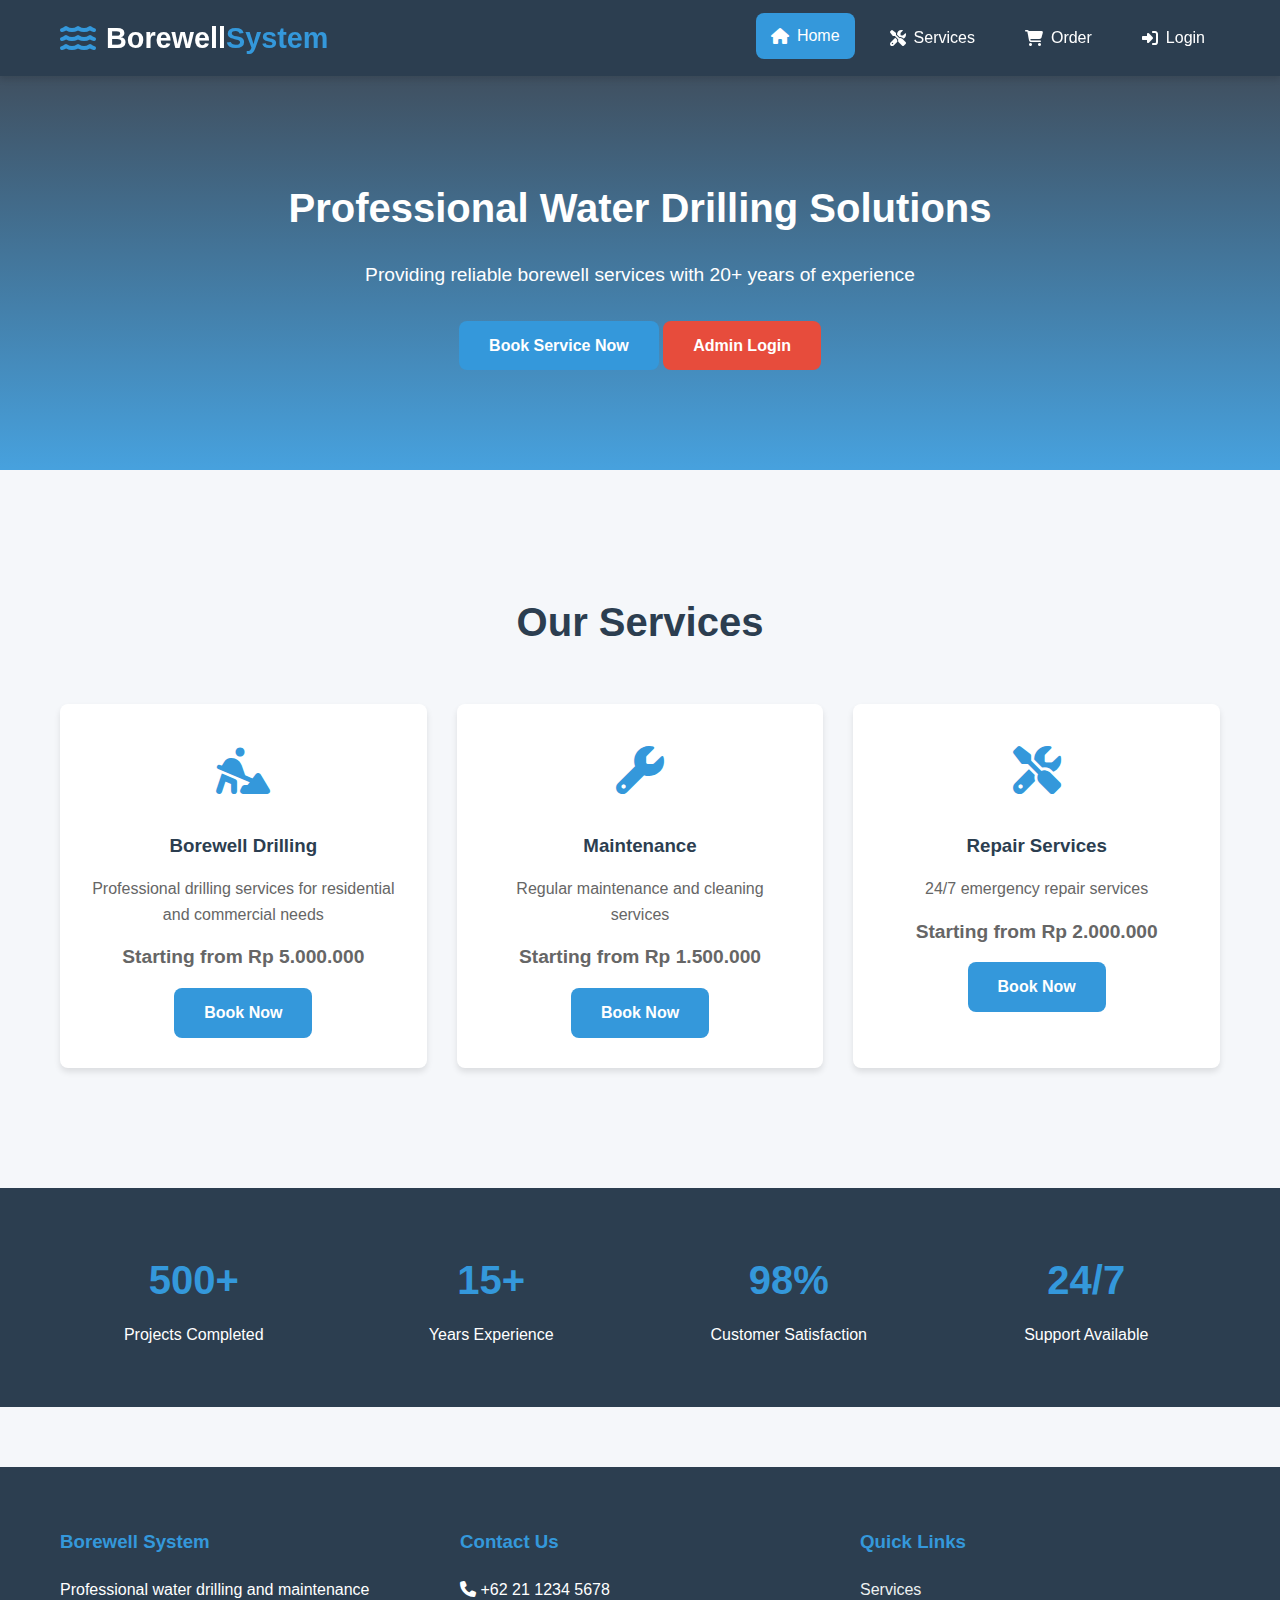
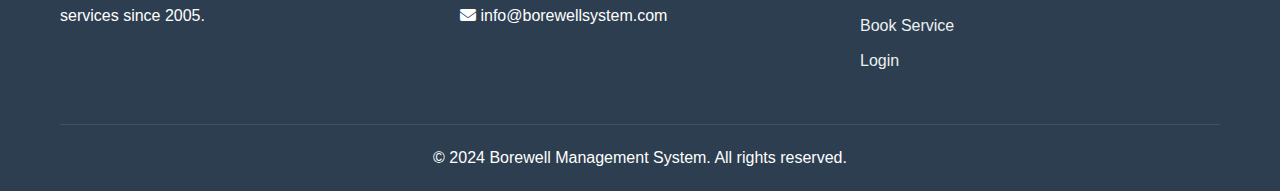
<file: public/index.html>
<!DOCTYPE html>
<html lang="id">
<head>
    <meta charset="UTF-8">
    <meta name="viewport" content="width=device-width, initial-scale=1.0">
    <title>Borewell Management System</title>
    <link rel="stylesheet" href="../assets/css/style.css">
    <link rel="stylesheet" href="https://cdnjs.cloudflare.com/ajax/libs/font-awesome/6.4.0/css/all.min.css">
</head>
<body>
    <!-- Navigation -->
    <header class="main-header">
        <div class="container">
            <div class="logo">
                <i class="fas fa-water"></i>
                <h1>Borewell<span>System</span></h1>
            </div>
            <nav class="main-nav">
                <ul>
                    <li><a href="index.html" class="active"><i class="fas fa-home"></i> Home</a></li>
                    <li><a href="services.html"><i class="fas fa-tools"></i> Services</a></li>
                    <li><a href="order.html"><i class="fas fa-shopping-cart"></i> Order</a></li>
                    <li><a href="login.html"><i class="fas fa-sign-in-alt"></i> Login</a></li>
                </ul>
            </nav>
        </div>
    </header>

    <!-- Hero Section -->
    <section class="hero">
        <div class="container">
            <div class="hero-content">
                <h2>Professional Water Drilling Solutions</h2>
                <p>Providing reliable borewell services with 20+ years of experience</p>
                <a href="order.html" class="btn btn-primary">Book Service Now</a>
                <a href="login.html" class="btn btn-secondary">Admin Login</a>
            </div>
        </div>
    </section>

    <!-- Services Preview -->
    <section class="services-preview">
        <div class="container">
            <h2 class="section-title">Our Services</h2>
            <div class="services-grid">
                <div class="service-card">
                    <div class="service-icon">
                        <i class="fas fa-digging"></i>
                    </div>
                    <h3>Borewell Drilling</h3>
                    <p>Professional drilling services for residential and commercial needs</p>
                    <p class="price">Starting from Rp 5.000.000</p>
                    <a href="order.html" class="btn btn-primary">Book Now</a>
                </div>
                <div class="service-card">
                    <div class="service-icon">
                        <i class="fas fa-wrench"></i>
                    </div>
                    <h3>Maintenance</h3>
                    <p>Regular maintenance and cleaning services</p>
                    <p class="price">Starting from Rp 1.500.000</p>
                    <a href="order.html" class="btn btn-primary">Book Now</a>
                </div>
                <div class="service-card">
                    <div class="service-icon">
                        <i class="fas fa-tools"></i>
                    </div>
                    <h3>Repair Services</h3>
                    <p>24/7 emergency repair services</p>
                    <p class="price">Starting from Rp 2.000.000</p>
                    <a href="order.html" class="btn btn-primary">Book Now</a>
                </div>
            </div>
        </div>
    </section>

    <!-- Stats Section -->
    <section class="stats">
        <div class="container">
            <div class="stats-grid">
                <div class="stat-item">
                    <h3>500+</h3>
                    <p>Projects Completed</p>
                </div>
                <div class="stat-item">
                    <h3>15+</h3>
                    <p>Years Experience</p>
                </div>
                <div class="stat-item">
                    <h3>98%</h3>
                    <p>Customer Satisfaction</p>
                </div>
                <div class="stat-item">
                    <h3>24/7</h3>
                    <p>Support Available</p>
                </div>
            </div>
        </div>
    </section>

    <!-- Footer -->
    <footer class="main-footer">
        <div class="container">
            <div class="footer-content">
                <div class="footer-section">
                    <h3>Borewell System</h3>
                    <p>Professional water drilling and maintenance services since 2005.</p>
                </div>
                <div class="footer-section">
                    <h3>Contact Us</h3>
                    <p><i class="fas fa-phone"></i> +62 21 1234 5678</p>
                    <p><i class="fas fa-envelope"></i> info@borewellsystem.com</p>
                </div>
                <div class="footer-section">
                    <h3>Quick Links</h3>
                    <ul>
                        <li><a href="services.html">Services</a></li>
                        <li><a href="order.html">Book Service</a></li>
                        <li><a href="login.html">Login</a></li>
                    </ul>
                </div>
            </div>
            <div class="footer-bottom">
                <p>&copy; 2024 Borewell Management System. All rights reserved.</p>
            </div>
        </div>
    </footer>

    <script src="../assets/js/main.js"></script>
</body>
</html>
</file>
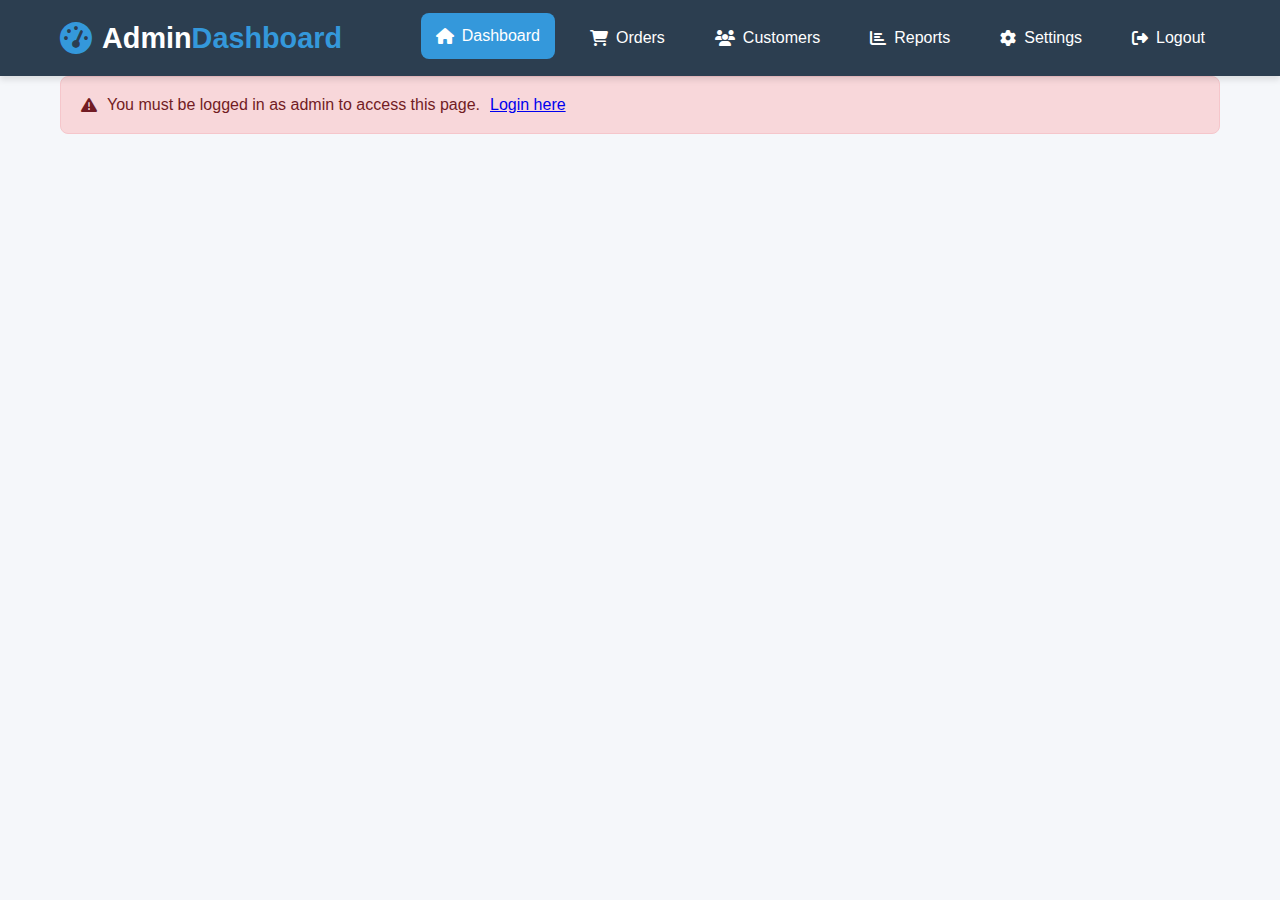
<file: admin/dashboard.html>
<!DOCTYPE html>
<html lang="id">
<head>
    <meta charset="UTF-8">
    <meta name="viewport" content="width=device-width, initial-scale=1.0">
    <title>Admin Dashboard - Borewell System</title>
    <link rel="stylesheet" href="../assets/css/style.css">
    <link rel="stylesheet" href="https://cdnjs.cloudflare.com/ajax/libs/font-awesome/6.4.0/css/all.min.css">
</head>
<body>
    <!-- Admin Header -->
    <header class="main-header">
        <div class="container">
            <div class="logo">
                <i class="fas fa-tachometer-alt"></i>
                <h1>Admin<span>Dashboard</span></h1>
            </div>
            <nav class="main-nav">
                <ul>
                    <li><a href="dashboard.html" class="active"><i class="fas fa-home"></i> Dashboard</a></li>
                    <li><a href="manage_orders.html"><i class="fas fa-shopping-cart"></i> Orders</a></li>
                    <li><a href="manage_customers.html"><i class="fas fa-users"></i> Customers</a></li>
                    <li><a href="reports.html"><i class="fas fa-chart-bar"></i> Reports</a></li>
                    <li><a href="settings.html"><i class="fas fa-cog"></i> Settings</a></li>
                    <li><a href="#" id="logoutBtn"><i class="fas fa-sign-out-alt"></i> Logout</a></li>
                </ul>
            </nav>
        </div>
    </header>

    <div class="container">
        <!-- Check authentication -->
        <div id="authCheck" style="display: none;">
            <div class="alert alert-error">
                <i class="fas fa-exclamation-triangle"></i> 
                You must be logged in as admin to access this page. 
                <a href="../public/login.html">Login here</a>
            </div>
        </div>

        <!-- Welcome Message -->
        <div id="welcomeSection" style="display: none;">
            <div class="welcome-section" style="margin: 30px 0; padding: 20px; background: white; border-radius: var(--border-radius);">
                <h2>Welcome, <span id="adminName"></span>!</h2>
                <p>Last login: <span id="loginTime"></span></p>
            </div>

            <!-- Stats Cards -->
            <div class="dashboard-grid">
                <div class="dashboard-card">
                    <h3>Total Orders</h3>
                    <p class="stat-number">1,247</p>
                    <p><i class="fas fa-chart-line"></i> +12% from last month</p>
                </div>
                
                <div class="dashboard-card">
                    <h3>Active Customers</h3>
                    <p class="stat-number">542</p>
                    <p><i class="fas fa-users"></i> Total registered users</p>
                </div>
                
                <div class="dashboard-card">
                    <h3>Revenue This Month</h3>
                    <p class="stat-number">Rp 45.2 Jt</p>
                    <p><i class="fas fa-money-bill-wave"></i> +8% from last month</p>
                </div>
                
                <div class="dashboard-card">
                    <h3>Pending Orders</h3>
                    <p class="stat-number">23</p>
                    <p><i class="fas fa-clock"></i> Need attention</p>
                </div>
            </div>

            <!-- Recent Orders Table -->
            <div class="table-container">
                <h3><i class="fas fa-history"></i> Recent Orders</h3>
                <table class="table">
                    <thead>
                        <tr>
                            <th>Order ID</th>
                            <th>Customer</th>
                            <th>Service</th>
                            <th>Date</th>
                            <th>Status</th>
                            <th>Action</th>
                        </tr>
                    </thead>
                    <tbody>
                        <tr>
                            <td>BW2024-001</td>
                            <td>Budi Santoso</td>
                            <td>Borewell Drilling</td>
                            <td>2024-01-15</td>
                            <td><span class="badge badge-success">Completed</span></td>
                            <td>
                                <button class="btn btn-primary btn-sm" onclick="viewOrder('BW2024-001')">
                                    <i class="fas fa-eye"></i> View
                                </button>
                            </td>
                        </tr>
                        <tr>
                            <td>BW2024-002</td>
                            <td>Siti Nurbaya</td>
                            <td>Pump Installation</td>
                            <td>2024-01-16</td>
                            <td><span class="badge badge-warning">In Progress</span></td>
                            <td>
                                <button class="btn btn-primary btn-sm" onclick="viewOrder('BW2024-002')">
                                    <i class="fas fa-eye"></i> View
                                </button>
                            </td>
                        </tr>
                        <tr>
                            <td>BW2024-003</td>
                            <td>Ahmad Rizki</td>
                            <td>Maintenance</td>
                            <td>2024-01-17</td>
                            <td><span class="badge badge-warning">Pending</span></td>
                            <td>
                                <button class="btn btn-primary btn-sm" onclick="viewOrder('BW2024-003')">
                                    <i class="fas fa-eye"></i> View
                                </button>
                            </td>
                        </tr>
                    </tbody>
                </table>
            </div>

            <!-- Quick Actions -->
            <div class="quick-actions" style="margin: 40px 0; display: flex; gap: 15px; flex-wrap: wrap;">
                <a href="manage_orders.html" class="btn btn-primary">
                    <i class="fas fa-plus-circle"></i> Add New Order
                </a>
                <a href="reports.html" class="btn btn-secondary">
                    <i class="fas fa-download"></i> Generate Report
                </a>
                <a href="manage_customers.html" class="btn btn-success">
                    <i class="fas fa-user-plus"></i> Add Customer
                </a>
            </div>
        </div>
    </div>

    <script>
        // Check authentication on page load
        document.addEventListener('DOMContentLoaded', function() {
            const authCheck = document.getElementById('authCheck');
            const welcomeSection = document.getElementById('welcomeSection');
            const adminName = document.getElementById('adminName');
            const loginTime = document.getElementById('loginTime');
            
            // Get user data from localStorage
            const userData = JSON.parse(localStorage.getItem('currentUser') || '{}');
            
            if (userData.loggedIn && userData.role === 'admin') {
                // User is authenticated as admin
                authCheck.style.display = 'none';
                welcomeSection.style.display = 'block';
                adminName.textContent = userData.name;
                loginTime.textContent = new Date(userData.timestamp).toLocaleString();
            } else {
                // User is not authenticated or not admin
                authCheck.style.display = 'block';
                welcomeSection.style.display = 'none';
                
                // Auto-redirect to login page after 3 seconds
                setTimeout(() => {
                    window.location.href = '../public/login.html';
                }, 3000);
            }
        });
        
        // Logout function
        document.getElementById('logoutBtn').addEventListener('click', function(e) {
            e.preventDefault();
            localStorage.removeItem('currentUser');
            window.location.href = '../public/login.html';
        });
        
        function viewOrder(orderId) {
            alert('Viewing order: ' + orderId + '\n\nIn a real application, this would open order details.');
        }
    </script>
</body>
</html>
</file>
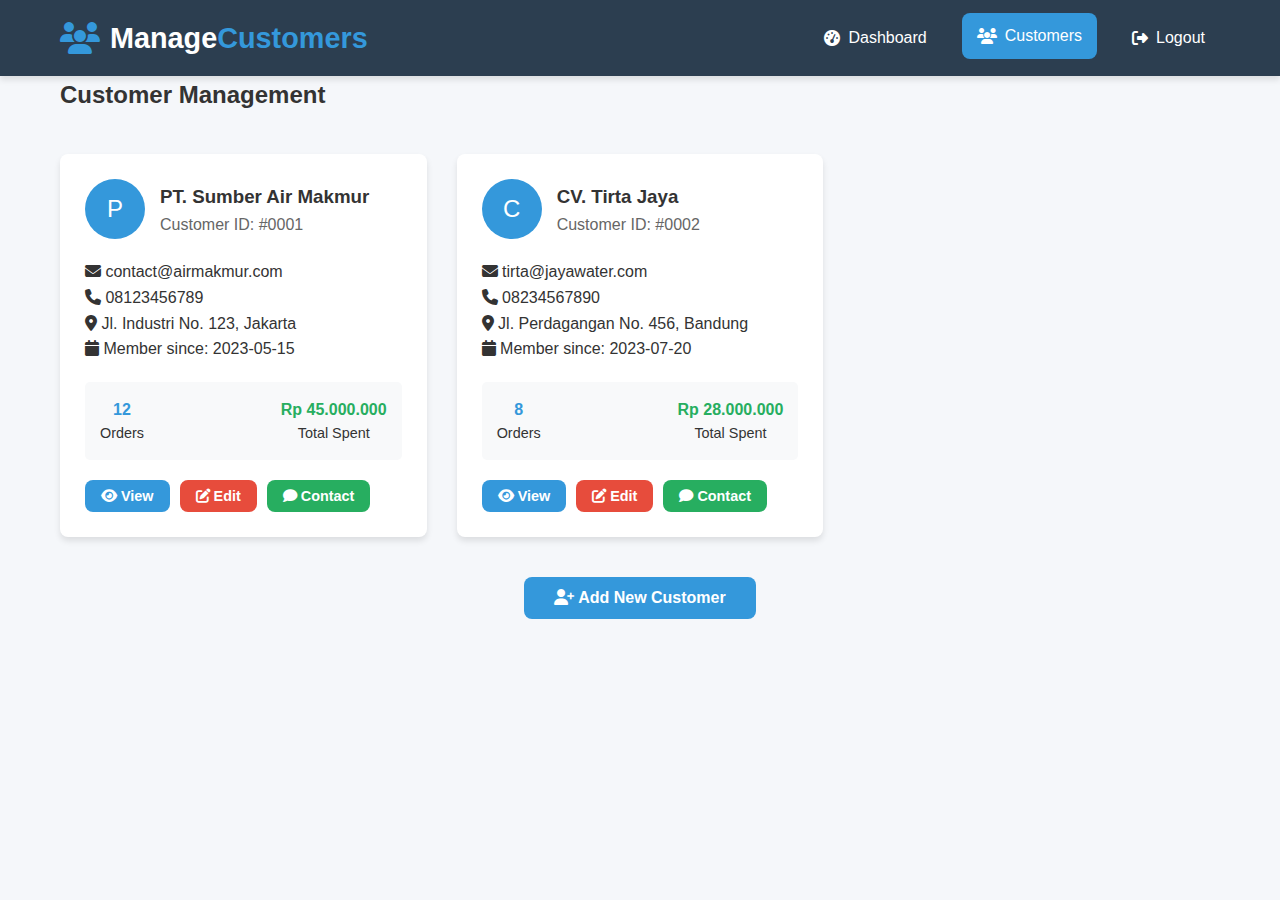
<file: admin/manage_customers.html>
<!DOCTYPE html>
<html lang="id">
<head>
    <meta charset="UTF-8">
    <meta name="viewport" content="width=device-width, initial-scale=1.0">
    <title>Manage Customers - Admin Dashboard</title>
    <link rel="stylesheet" href="../assets/css/style.css">
    <link rel="stylesheet" href="https://cdnjs.cloudflare.com/ajax/libs/font-awesome/6.4.0/css/all.min.css">
</head>
<body>
    <header class="main-header">
        <div class="container">
            <div class="logo">
                <i class="fas fa-users"></i>
                <h1>Manage<span>Customers</span></h1>
            </div>
            <nav class="main-nav">
                <ul>
                    <li><a href="dashboard.html"><i class="fas fa-tachometer-alt"></i> Dashboard</a></li>
                    <li><a href="manage_customers.html" class="active"><i class="fas fa-users"></i> Customers</a></li>
                    <li><a href="../public/login.html"><i class="fas fa-sign-out-alt"></i> Logout</a></li>
                </ul>
            </nav>
        </div>
    </header>

    <div class="container">
        <h2>Customer Management</h2>
        
        <!-- Customers Grid -->
        <div class="customers-grid" id="customersGrid" style="display: grid; grid-template-columns: repeat(auto-fill, minmax(350px, 1fr)); gap: 30px; margin-top: 40px;">
            <!-- Customers will be loaded here -->
        </div>
        
        <!-- Add Customer Button -->
        <div style="text-align: center; margin: 40px 0;">
            <button class="btn btn-primary" onclick="addCustomer()">
                <i class="fas fa-user-plus"></i> Add New Customer
            </button>
        </div>
    </div>

    <!-- Add Customer Modal -->
    <div id="customerModal" class="modal" style="display: none; position: fixed; top: 0; left: 0; width: 100%; height: 100%; background: rgba(0,0,0,0.5); z-index: 1001; align-items: center; justify-content: center;">
        <div class="modal-content" style="background: white; padding: 30px; border-radius: var(--border-radius); width: 90%; max-width: 500px;">
            <h3><i class="fas fa-user-plus"></i> Add New Customer</h3>
            <form id="customerForm">
                <div class="form-group">
                    <label>Company/Full Name</label>
                    <input type="text" class="form-control" id="customerName" required>
                </div>
                <div class="form-group">
                    <label>Email Address</label>
                    <input type="email" class="form-control" id="customerEmail" required>
                </div>
                <div class="form-group">
                    <label>Phone Number</label>
                    <input type="tel" class="form-control" id="customerPhone" required>
                </div>
                <div class="form-group">
                    <label>Address</label>
                    <textarea class="form-control" id="customerAddress" rows="3" required></textarea>
                </div>
                <div style="display: flex; gap: 10px; margin-top: 20px;">
                    <button type="submit" class="btn btn-primary">Save Customer</button>
                    <button type="button" class="btn btn-secondary" onclick="closeCustomerModal()">Cancel</button>
                </div>
            </form>
        </div>
    </div>

    <script>
        // Load customers from localStorage
        function loadCustomers() {
            const customers = JSON.parse(localStorage.getItem('customers') || '[]');
            const grid = document.getElementById('customersGrid');
            grid.innerHTML = '';
            
            customers.forEach(customer => {
                const card = document.createElement('div');
                card.className = 'customer-card';
                card.style.cssText = 'background: white; padding: 25px; border-radius: var(--border-radius); box-shadow: var(--shadow);';
                
                card.innerHTML = `
                    <div class="customer-header" style="display: flex; align-items: center; gap: 15px; margin-bottom: 20px;">
                        <div class="customer-avatar" style="width: 60px; height: 60px; background: var(--secondary-color); color: white; border-radius: 50%; display: flex; align-items: center; justify-content: center; font-size: 1.5rem;">
                            ${customer.name.charAt(0).toUpperCase()}
                        </div>
                        <div>
                            <h3>${customer.name}</h3>
                            <p style="color: #666;">Customer ID: #${String(customer.id).padStart(4, '0')}</p>
                        </div>
                    </div>
                    
                    <div class="customer-info">
                        <p><i class="fas fa-envelope"></i> ${customer.email}</p>
                        <p><i class="fas fa-phone"></i> ${customer.phone}</p>
                        <p><i class="fas fa-map-marker-alt"></i> ${customer.address}</p>
                        <p><i class="fas fa-calendar"></i> Member since: ${customer.join_date}</p>
                    </div>
                    
                    <div class="customer-stats" style="display: flex; justify-content: space-between; margin: 20px 0; padding: 15px; background: #f8f9fa; border-radius: 5px;">
                        <div style="text-align: center;">
                            <h4 style="color: var(--secondary-color);">${customer.total_orders || 0}</h4>
                            <p style="font-size: 0.9rem;">Orders</p>
                        </div>
                        <div style="text-align: center;">
                            <h4 style="color: var(--success-color);">Rp ${(customer.total_spent || 0).toLocaleString('id-ID')}</h4>
                            <p style="font-size: 0.9rem;">Total Spent</p>
                        </div>
                    </div>
                    
                    <div class="customer-actions" style="display: flex; gap: 10px;">
                        <button class="btn btn-primary btn-sm" onclick="viewCustomer(${customer.id})">
                            <i class="fas fa-eye"></i> View
                        </button>
                        <button class="btn btn-secondary btn-sm" onclick="editCustomer(${customer.id})">
                            <i class="fas fa-edit"></i> Edit
                        </button>
                        <button class="btn btn-success btn-sm" onclick="contactCustomer(${customer.id})">
                            <i class="fas fa-comment"></i> Contact
                        </button>
                    </div>
                `;
                
                grid.appendChild(card);
            });
        }
        
        // Customer actions
        function viewCustomer(id) {
            const customers = JSON.parse(localStorage.getItem('customers') || '[]');
            const customer = customers.find(c => c.id === id);
            
            if (customer) {
                alert(`Customer Details:\n\n` +
                      `ID: #${String(customer.id).padStart(4, '0')}\n` +
                      `Name: ${customer.name}\n` +
                      `Email: ${customer.email}\n` +
                      `Phone: ${customer.phone}\n` +
                      `Address: ${customer.address}\n` +
                      `Join Date: ${customer.join_date}\n` +
                      `Total Orders: ${customer.total_orders || 0}\n` +
                      `Total Spent: Rp ${(customer.total_spent || 0).toLocaleString('id-ID')}`);
            }
        }
        
        function editCustomer(id) {
            const customers = JSON.parse(localStorage.getItem('customers') || '[]');
            const customer = customers.find(c => c.id === id);
            
            if (customer) {
                const newName = prompt('Edit customer name:', customer.name);
                if (newName) {
                    customer.name = newName;
                    localStorage.setItem('customers', JSON.stringify(customers));
                    loadCustomers();
                    alert('Customer updated!');
                }
            }
        }
        
        function contactCustomer(id) {
            const customers = JSON.parse(localStorage.getItem('customers') || '[]');
            const customer = customers.find(c => c.id === id);
            
            if (customer) {
                const message = prompt('Enter message to send to customer:');
                if (message) {
                    alert(`Message sent to ${customer.name}!\n\n` +
                          `Email: ${customer.email}\n` +
                          `Phone: ${customer.phone}\n` +
                          `Message: ${message}`);
                }
            }
        }
        
        // Modal functions
        function addCustomer() {
            document.getElementById('customerModal').style.display = 'flex';
        }
        
        function closeCustomerModal() {
            document.getElementById('customerModal').style.display = 'none';
            document.getElementById('customerForm').reset();
        }
        
        // Handle new customer form
        document.getElementById('customerForm').addEventListener('submit', function(e) {
            e.preventDefault();
            
            const customers = JSON.parse(localStorage.getItem('customers') || '[]');
            const newId = customers.length > 0 ? Math.max(...customers.map(c => c.id)) + 1 : 1;
            
            const newCustomer = {
                id: newId,
                name: document.getElementById('customerName').value,
                email: document.getElementById('customerEmail').value,
                phone: document.getElementById('customerPhone').value,
                address: document.getElementById('customerAddress').value,
                join_date: new Date().toISOString().split('T')[0],
                total_orders: 0,
                total_spent: 0
            };
            
            customers.push(newCustomer);
            localStorage.setItem('customers', JSON.stringify(customers));
            
            closeCustomerModal();
            loadCustomers();
            alert('Customer added successfully!');
        });
        
        // Load customers on page load
        document.addEventListener('DOMContentLoaded', loadCustomers);
        
        // Close modal when clicking outside
        document.getElementById('customerModal').addEventListener('click', function(e) {
            if (e.target === this) closeCustomerModal();
        });
    </script>
</body>
</html>
</file>
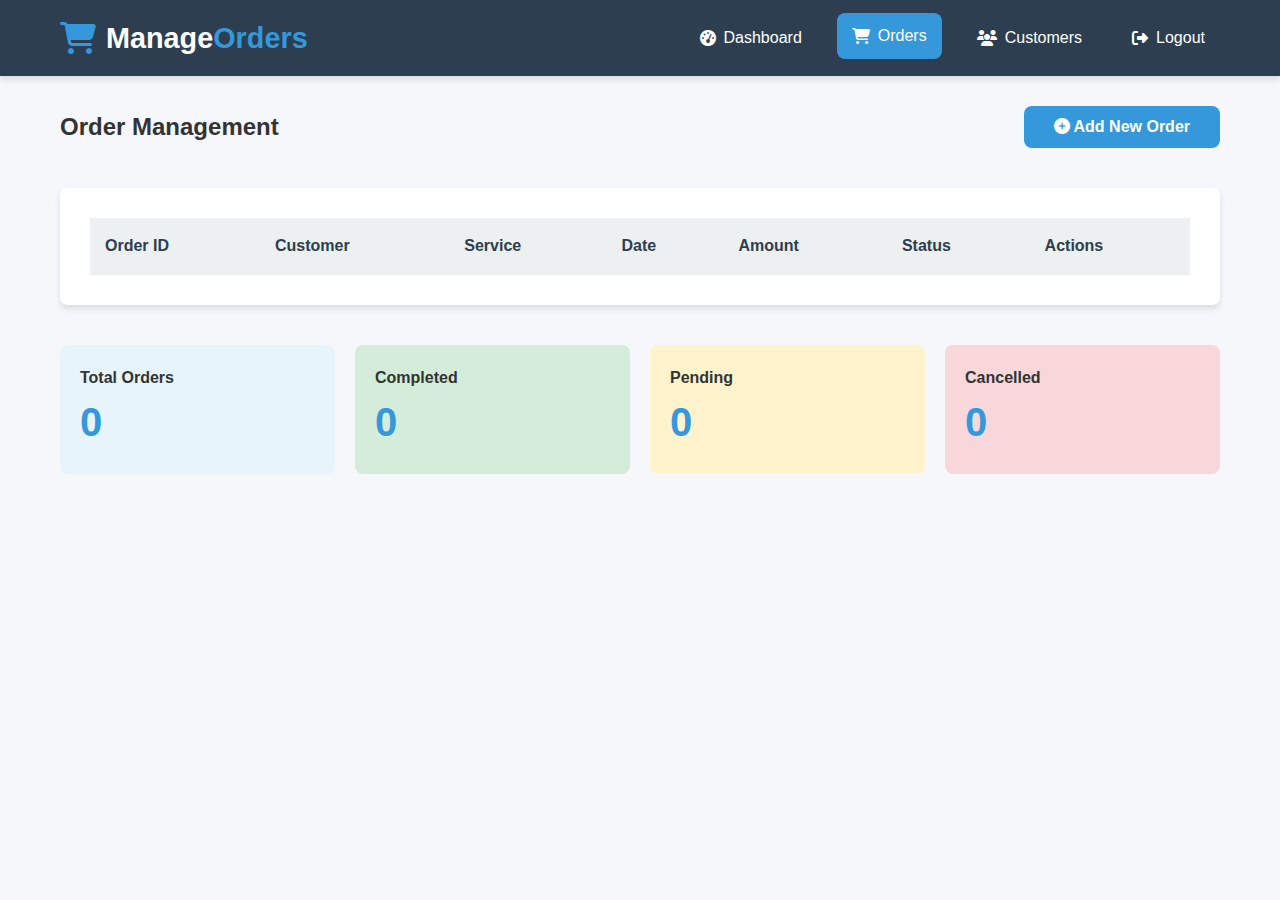
<file: admin/manage_orders.html>
<!DOCTYPE html>
<html lang="id">
<head>
    <meta charset="UTF-8">
    <meta name="viewport" content="width=device-width, initial-scale=1.0">
    <title>Manage Orders - Admin Dashboard</title>
    <link rel="stylesheet" href="../assets/css/style.css">
    <link rel="stylesheet" href="https://cdnjs.cloudflare.com/ajax/libs/font-awesome/6.4.0/css/all.min.css">
</head>
<body>
    <header class="main-header">
        <div class="container">
            <div class="logo">
                <i class="fas fa-shopping-cart"></i>
                <h1>Manage<span>Orders</span></h1>
            </div>
            <nav class="main-nav">
                <ul>
                    <li><a href="dashboard.html"><i class="fas fa-tachometer-alt"></i> Dashboard</a></li>
                    <li><a href="manage_orders.html" class="active"><i class="fas fa-shopping-cart"></i> Orders</a></li>
                    <li><a href="manage_customers.html"><i class="fas fa-users"></i> Customers</a></li>
                    <li><a href="../public/login.html"><i class="fas fa-sign-out-alt"></i> Logout</a></li>
                </ul>
            </nav>
        </div>
    </header>

    <div class="container">
        <!-- Page Header -->
        <div class="page-header" style="display: flex; justify-content: space-between; align-items: center; margin: 30px 0;">
            <h2>Order Management</h2>
            <button class="btn btn-primary" onclick="addNewOrder()">
                <i class="fas fa-plus-circle"></i> Add New Order
            </button>
        </div>

        <!-- Orders Table -->
        <div class="table-container">
            <table class="table" id="ordersTable">
                <thead>
                    <tr>
                        <th>Order ID</th>
                        <th>Customer</th>
                        <th>Service</th>
                        <th>Date</th>
                        <th>Amount</th>
                        <th>Status</th>
                        <th>Actions</th>
                    </tr>
                </thead>
                <tbody>
                    <!-- Orders will be loaded here -->
                </tbody>
            </table>
        </div>

        <!-- Order Summary -->
        <div class="summary-cards" style="display: grid; grid-template-columns: repeat(auto-fit, minmax(200px, 1fr)); gap: 20px; margin-top: 40px;">
            <div class="summary-card" style="background: #e8f4fc; padding: 20px; border-radius: var(--border-radius);">
                <h4>Total Orders</h4>
                <p class="stat-number" id="totalOrders">0</p>
            </div>
            <div class="summary-card" style="background: #d4edda; padding: 20px; border-radius: var(--border-radius);">
                <h4>Completed</h4>
                <p class="stat-number" id="completedOrders">0</p>
            </div>
            <div class="summary-card" style="background: #fff3cd; padding: 20px; border-radius: var(--border-radius);">
                <h4>Pending</h4>
                <p class="stat-number" id="pendingOrders">0</p>
            </div>
            <div class="summary-card" style="background: #f8d7da; padding: 20px; border-radius: var(--border-radius);">
                <h4>Cancelled</h4>
                <p class="stat-number" id="cancelledOrders">0</p>
            </div>
        </div>
    </div>

    <!-- Add Order Modal -->
    <div id="addOrderModal" class="modal" style="display: none; position: fixed; top: 0; left: 0; width: 100%; height: 100%; background: rgba(0,0,0,0.5); z-index: 1001; align-items: center; justify-content: center;">
        <div class="modal-content" style="background: white; padding: 30px; border-radius: var(--border-radius); width: 90%; max-width: 500px;">
            <h3><i class="fas fa-plus-circle"></i> Add New Order</h3>
            <form id="addOrderForm">
                <div class="form-group">
                    <label>Customer Name</label>
                    <input type="text" class="form-control" id="newCustomerName" required>
                </div>
                <div class="form-group">
                    <label>Service Type</label>
                    <select class="form-control" id="newServiceType" required>
                        <option value="">Select Service</option>
                        <option value="drilling">Borewell Drilling</option>
                        <option value="maintenance">Maintenance</option>
                        <option value="repair">Emergency Repair</option>
                    </select>
                </div>
                <div class="form-group">
                    <label>Amount (Rp)</label>
                    <input type="number" class="form-control" id="newAmount" required>
                </div>
                <div class="form-group">
                    <label>Status</label>
                    <select class="form-control" id="newStatus" required>
                        <option value="pending">Pending</option>
                        <option value="in_progress">In Progress</option>
                        <option value="completed">Completed</option>
                        <option value="cancelled">Cancelled</option>
                    </select>
                </div>
                <div style="display: flex; gap: 10px; margin-top: 20px;">
                    <button type="submit" class="btn btn-primary">Save Order</button>
                    <button type="button" class="btn btn-secondary" onclick="closeModal()">Cancel</button>
                </div>
            </form>
        </div>
    </div>

    <script>
        // Load orders from localStorage
        function loadOrders() {
            const orders = JSON.parse(localStorage.getItem('orders') || '[]');
            const tbody = document.querySelector('#ordersTable tbody');
            tbody.innerHTML = '';
            
            let total = 0;
            let completed = 0;
            let pending = 0;
            let cancelled = 0;
            
            orders.forEach(order => {
                const row = document.createElement('tr');
                
                // Determine badge class based on status
                let badgeClass = 'badge-warning';
                if (order.status === 'completed') badgeClass = 'badge-success';
                if (order.status === 'cancelled') badgeClass = 'badge-danger';
                
                // Count statuses
                total++;
                if (order.status === 'completed') completed++;
                if (order.status === 'pending') pending++;
                if (order.status === 'cancelled') cancelled++;
                
                row.innerHTML = `
                    <td><strong>${order.id}</strong></td>
                    <td>${order.customerName}</td>
                    <td>${order.serviceName || order.serviceType}</td>
                    <td>${new Date(order.date || order.timestamp).toLocaleDateString('id-ID')}</td>
                    <td>Rp ${order.price.toLocaleString('id-ID')}</td>
                    <td>
                        <span class="badge ${badgeClass}">
                            ${order.status.replace('_', ' ').toUpperCase()}
                        </span>
                    </td>
                    <td>
                        <div class="action-buttons" style="display: flex; gap: 5px;">
                            <button class="btn btn-primary btn-sm" onclick="viewOrder('${order.id}')">
                                <i class="fas fa-eye"></i>
                            </button>
                            <button class="btn btn-secondary btn-sm" onclick="editOrder('${order.id}')">
                                <i class="fas fa-edit"></i>
                            </button>
                            <button class="btn btn-danger btn-sm" onclick="deleteOrder('${order.id}')">
                                <i class="fas fa-trash"></i>
                            </button>
                        </div>
                    </td>
                `;
                tbody.appendChild(row);
            });
            
            // Update summary
            document.getElementById('totalOrders').textContent = total;
            document.getElementById('completedOrders').textContent = completed;
            document.getElementById('pendingOrders').textContent = pending;
            document.getElementById('cancelledOrders').textContent = cancelled;
        }
        
        // Modal functions
        function addNewOrder() {
            document.getElementById('addOrderModal').style.display = 'flex';
        }
        
        function closeModal() {
            document.getElementById('addOrderModal').style.display = 'none';
            document.getElementById('addOrderForm').reset();
        }
        
        // Handle new order form submission
        document.getElementById('addOrderForm').addEventListener('submit', function(e) {
            e.preventDefault();
            
            const newOrder = {
                id: 'BW' + new Date().getTime().toString().slice(-6),
                customerName: document.getElementById('newCustomerName').value,
                serviceType: document.getElementById('newServiceType').value,
                serviceName: document.getElementById('newServiceType').options[document.getElementById('newServiceType').selectedIndex].text,
                price: parseInt(document.getElementById('newAmount').value),
                status: document.getElementById('newStatus').value,
                timestamp: new Date().toISOString(),
                date: new Date().toISOString().split('T')[0]
            };
            
            let orders = JSON.parse(localStorage.getItem('orders') || '[]');
            orders.push(newOrder);
            localStorage.setItem('orders', JSON.stringify(orders));
            
            closeModal();
            loadOrders();
            alert('Order added successfully!');
        });
        
        // Order actions
        function viewOrder(orderId) {
            const orders = JSON.parse(localStorage.getItem('orders') || '[]');
            const order = orders.find(o => o.id === orderId);
            
            if (order) {
                alert(`Order Details:\n\n` +
                      `ID: ${order.id}\n` +
                      `Customer: ${order.customerName}\n` +
                      `Service: ${order.serviceName}\n` +
                      `Amount: Rp ${order.price.toLocaleString('id-ID')}\n` +
                      `Status: ${order.status}\n` +
                      `Date: ${new Date(order.date).toLocaleDateString('id-ID')}\n` +
                      `Email: ${order.customerEmail || 'N/A'}\n` +
                      `Phone: ${order.customerPhone || 'N/A'}`);
            }
        }
        
        function editOrder(orderId) {
            const orders = JSON.parse(localStorage.getItem('orders') || '[]');
            const order = orders.find(o => o.id === orderId);
            
            if (order) {
                const newStatus = prompt('Enter new status (pending/in_progress/completed/cancelled):', order.status);
                if (newStatus && ['pending', 'in_progress', 'completed', 'cancelled'].includes(newStatus)) {
                    order.status = newStatus;
                    localStorage.setItem('orders', JSON.stringify(orders));
                    loadOrders();
                    alert('Order status updated!');
                }
            }
        }
        
        function deleteOrder(orderId) {
            if (confirm(`Are you sure you want to delete order ${orderId}?`)) {
                let orders = JSON.parse(localStorage.getItem('orders') || '[]');
                orders = orders.filter(o => o.id !== orderId);
                localStorage.setItem('orders', JSON.stringify(orders));
                loadOrders();
                alert('Order deleted!');
            }
        }
        
        // Load orders on page load
        document.addEventListener('DOMContentLoaded', loadOrders);
        
        // Close modal when clicking outside
        document.getElementById('addOrderModal').addEventListener('click', function(e) {
            if (e.target === this) closeModal();
        });
    </script>
</body>
</html>
</file>
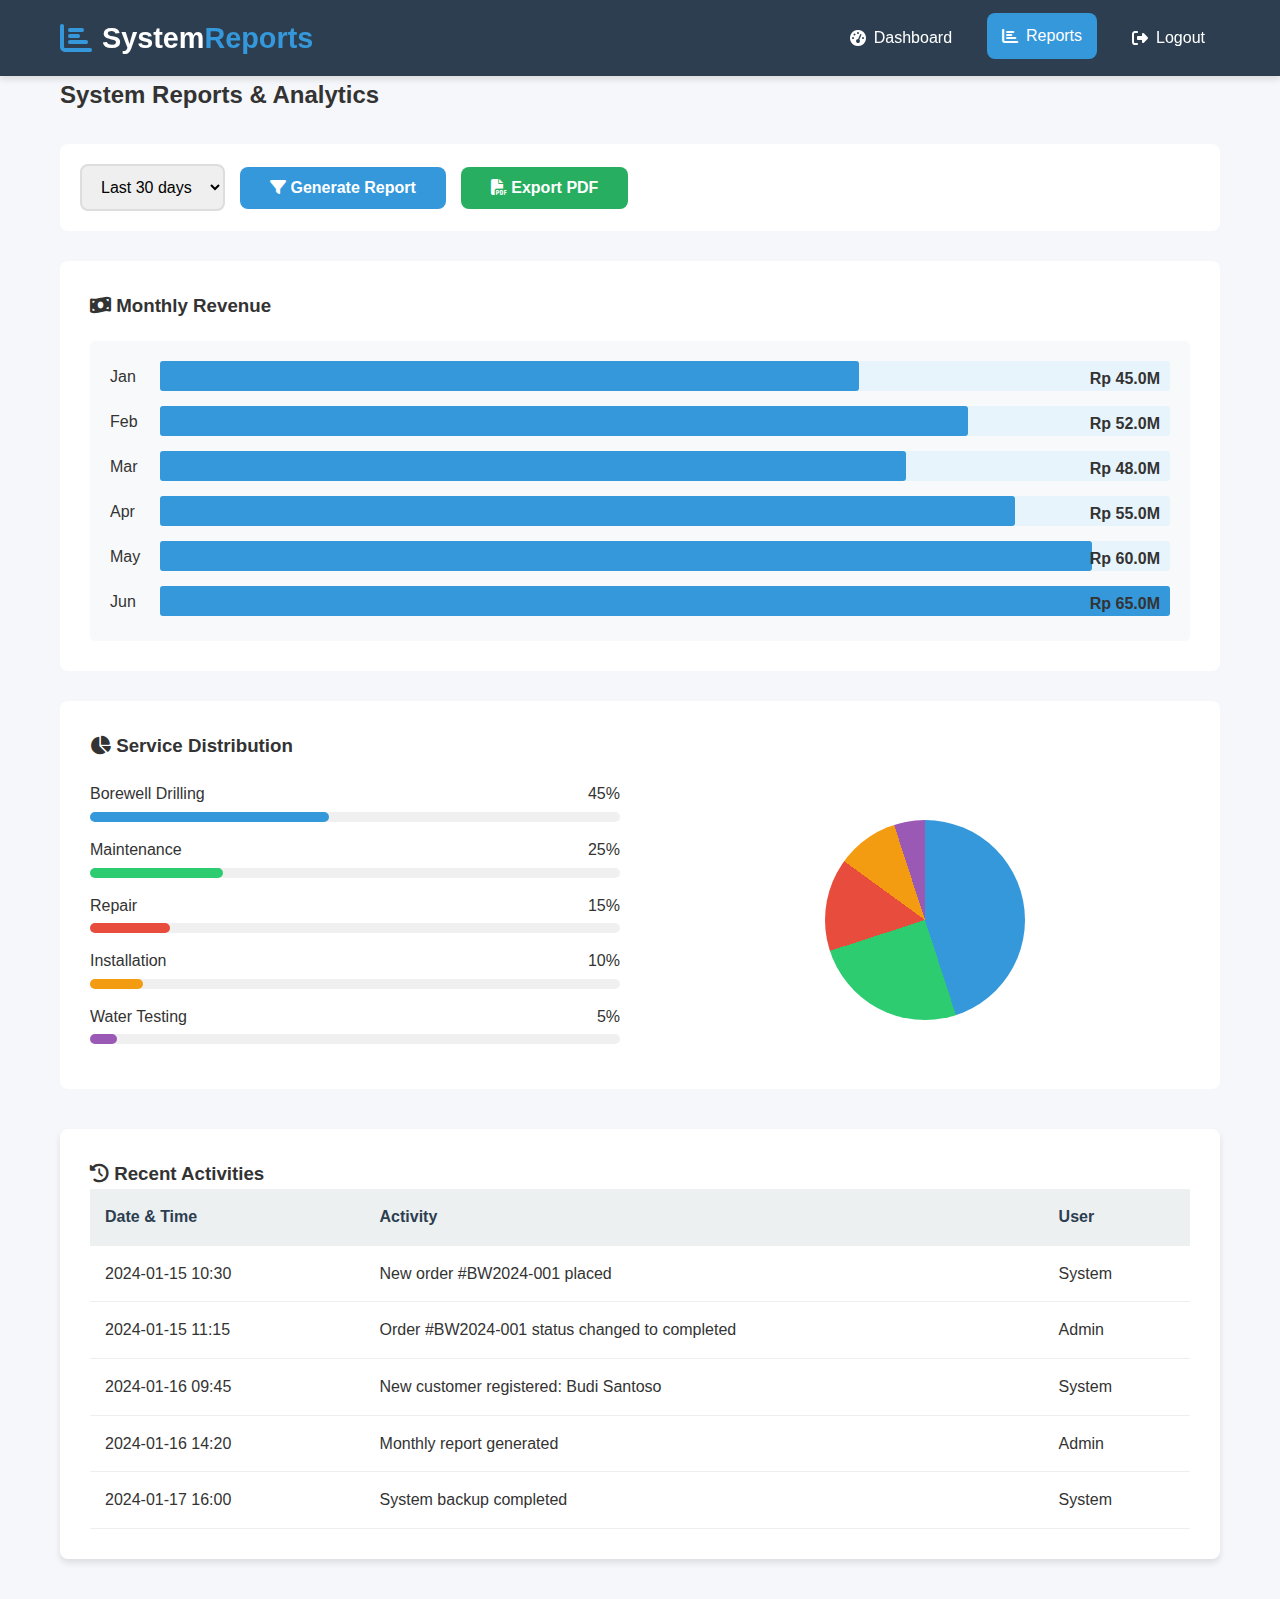
<file: admin/reports.html>
<!DOCTYPE html>
<html lang="id">
<head>
    <meta charset="UTF-8">
    <meta name="viewport" content="width=device-width, initial-scale=1.0">
    <title>Reports - Admin Dashboard</title>
    <link rel="stylesheet" href="../assets/css/style.css">
    <link rel="stylesheet" href="https://cdnjs.cloudflare.com/ajax/libs/font-awesome/6.4.0/css/all.min.css">
</head>
<body>
    <header class="main-header">
        <div class="container">
            <div class="logo">
                <i class="fas fa-chart-bar"></i>
                <h1>System<span>Reports</span></h1>
            </div>
            <nav class="main-nav">
                <ul>
                    <li><a href="dashboard.html"><i class="fas fa-tachometer-alt"></i> Dashboard</a></li>
                    <li><a href="reports.html" class="active"><i class="fas fa-chart-bar"></i> Reports</a></li>
                    <li><a href="../public/login.html"><i class="fas fa-sign-out-alt"></i> Logout</a></li>
                </ul>
            </nav>
        </div>
    </header>

    <div class="container">
        <h2>System Reports & Analytics</h2>
        
        <!-- Report Controls -->
        <div class="report-controls" style="background: white; padding: 20px; border-radius: var(--border-radius); margin: 30px 0;">
            <div style="display: flex; gap: 15px; flex-wrap: wrap; align-items: center;">
                <select class="form-control" style="width: auto;" id="reportPeriod">
                    <option>Last 7 days</option>
                    <option selected>Last 30 days</option>
                    <option>Last 90 days</option>
                    <option>This year</option>
                </select>
                
                <button class="btn btn-primary" onclick="generateReport()">
                    <i class="fas fa-filter"></i> Generate Report
                </button>
                
                <button class="btn btn-success" onclick="exportPDF()">
                    <i class="fas fa-file-pdf"></i> Export PDF
                </button>
            </div>
        </div>

        <!-- Revenue Chart -->
        <div class="chart-container" style="background: white; padding: 30px; border-radius: var(--border-radius); margin-bottom: 30px;">
            <h3><i class="fas fa-money-bill-wave"></i> Monthly Revenue</h3>
            <div id="revenueChart" style="height: 300px; margin-top: 20px; padding: 20px; background: #f8f9fa; border-radius: 5px;">
                <!-- Chart will be generated here -->
            </div>
        </div>

        <!-- Service Distribution -->
        <div class="chart-container" style="background: white; padding: 30px; border-radius: var(--border-radius); margin-bottom: 30px;">
            <h3><i class="fas fa-chart-pie"></i> Service Distribution</h3>
            <div style="display: grid; grid-template-columns: 1fr 1fr; gap: 40px; margin-top: 20px;">
                <div id="serviceDistribution">
                    <!-- Distribution will be generated here -->
                </div>
                
                <div style="display: flex; flex-direction: column; justify-content: center;">
                    <div id="pieChart" style="width: 200px; height: 200px; margin: 0 auto;"></div>
                </div>
            </div>
        </div>

        <!-- Recent Activities -->
        <div class="table-container">
            <h3><i class="fas fa-history"></i> Recent Activities</h3>
            <table class="table">
                <thead>
                    <tr>
                        <th>Date & Time</th>
                        <th>Activity</th>
                        <th>User</th>
                    </tr>
                </thead>
                <tbody id="activityLog">
                    <!-- Activities will be loaded here -->
                </tbody>
            </table>
        </div>
    </div>

    <script>
        // Demo revenue data
        const monthlyRevenue = [
            { month: 'Jan', revenue: 45000000 },
            { month: 'Feb', revenue: 52000000 },
            { month: 'Mar', revenue: 48000000 },
            { month: 'Apr', revenue: 55000000 },
            { month: 'May', revenue: 60000000 },
            { month: 'Jun', revenue: 65000000 }
        ];
        
        // Demo service distribution
        const serviceDistribution = [
            { service: 'Borewell Drilling', percentage: 45, color: '#3498db' },
            { service: 'Maintenance', percentage: 25, color: '#2ecc71' },
            { service: 'Repair', percentage: 15, color: '#e74c3c' },
            { service: 'Installation', percentage: 10, color: '#f39c12' },
            { service: 'Water Testing', percentage: 5, color: '#9b59b6' }
        ];
        
        // Demo activities
        const recentActivities = [
            { date: '2024-01-15 10:30', activity: 'New order #BW2024-001 placed', user: 'System' },
            { date: '2024-01-15 11:15', activity: 'Order #BW2024-001 status changed to completed', user: 'Admin' },
            { date: '2024-01-16 09:45', activity: 'New customer registered: Budi Santoso', user: 'System' },
            { date: '2024-01-16 14:20', activity: 'Monthly report generated', user: 'Admin' },
            { date: '2024-01-17 16:00', activity: 'System backup completed', user: 'System' }
        ];
        
        // Generate revenue chart
        function generateRevenueChart() {
            const chartDiv = document.getElementById('revenueChart');
            chartDiv.innerHTML = '';
            
            const maxRevenue = Math.max(...monthlyRevenue.map(m => m.revenue));
            
            monthlyRevenue.forEach(item => {
                const barHeight = (item.revenue / maxRevenue) * 100;
                
                const barContainer = document.createElement('div');
                barContainer.style.cssText = 'display: flex; align-items: center; margin-bottom: 15px;';
                
                barContainer.innerHTML = `
                    <div style="width: 50px;">${item.month}</div>
                    <div style="flex: 1; background: #e8f4fc; height: 30px; border-radius: 3px; position: relative;">
                        <div style="background: var(--secondary-color); height: 100%; width: ${barHeight}%; border-radius: 3px;"></div>
                        <span style="position: absolute; right: 10px; top: 5px; font-weight: bold;">
                            Rp ${(item.revenue / 1000000).toFixed(1)}M
                        </span>
                    </div>
                `;
                
                chartDiv.appendChild(barContainer);
            });
        }
        
        // Generate service distribution
        function generateServiceDistribution() {
            const distributionDiv = document.getElementById('serviceDistribution');
            const pieChartDiv = document.getElementById('pieChart');
            
            distributionDiv.innerHTML = '';
            pieChartDiv.innerHTML = '';
            
            // Generate distribution bars
            serviceDistribution.forEach(item => {
                const barContainer = document.createElement('div');
                barContainer.style.cssText = 'margin-bottom: 15px;';
                
                barContainer.innerHTML = `
                    <div style="display: flex; justify-content: space-between; margin-bottom: 5px;">
                        <span>${item.service}</span>
                        <span>${item.percentage}%</span>
                    </div>
                    <div style="background: #f0f0f0; height: 10px; border-radius: 5px;">
                        <div style="background: ${item.color}; height: 100%; width: ${item.percentage}%; border-radius: 5px;"></div>
                    </div>
                `;
                
                distributionDiv.appendChild(barContainer);
            });
            
            // Generate pie chart (simplified version)
            let pieHTML = '<div style="width: 200px; height: 200px; border-radius: 50%; background: ';
            
            // Create conic gradient for pie chart
            let gradient = '';
            let accumulated = 0;
            
            serviceDistribution.forEach((item, index) => {
                const start = accumulated;
                const end = accumulated + item.percentage;
                gradient += `${item.color} ${start}% ${end}%`;
                if (index < serviceDistribution.length - 1) gradient += ', ';
                accumulated = end;
            });
            
            pieChartDiv.innerHTML = `<div style="width: 200px; height: 200px; border-radius: 50%; background: conic-gradient(${gradient});"></div>`;
        }
        
        // Load activity log
        function loadActivityLog() {
            const tbody = document.getElementById('activityLog');
            tbody.innerHTML = '';
            
            recentActivities.forEach(activity => {
                const row = document.createElement('tr');
                row.innerHTML = `
                    <td>${activity.date}</td>
                    <td>${activity.activity}</td>
                    <td>${activity.user}</td>
                `;
                tbody.appendChild(row);
            });
        }
        
        // Generate report
        function generateReport() {
            const period = document.getElementById('reportPeriod').value;
            alert(`Generating report for: ${period}\n\nThis would generate a detailed report in a real application.`);
            
            // In a real app, this would fetch data and regenerate charts
            generateRevenueChart();
            generateServiceDistribution();
        }
        
        // Export PDF
        function exportPDF() {
            alert('Exporting PDF report...\n\nIn a real application, this would generate and download a PDF file.');
        }
        
        // Initialize on page load
        document.addEventListener('DOMContentLoaded', function() {
            generateRevenueChart();
            generateServiceDistribution();
            loadActivityLog();
        });
    </script>
</body>
</html>
</file>
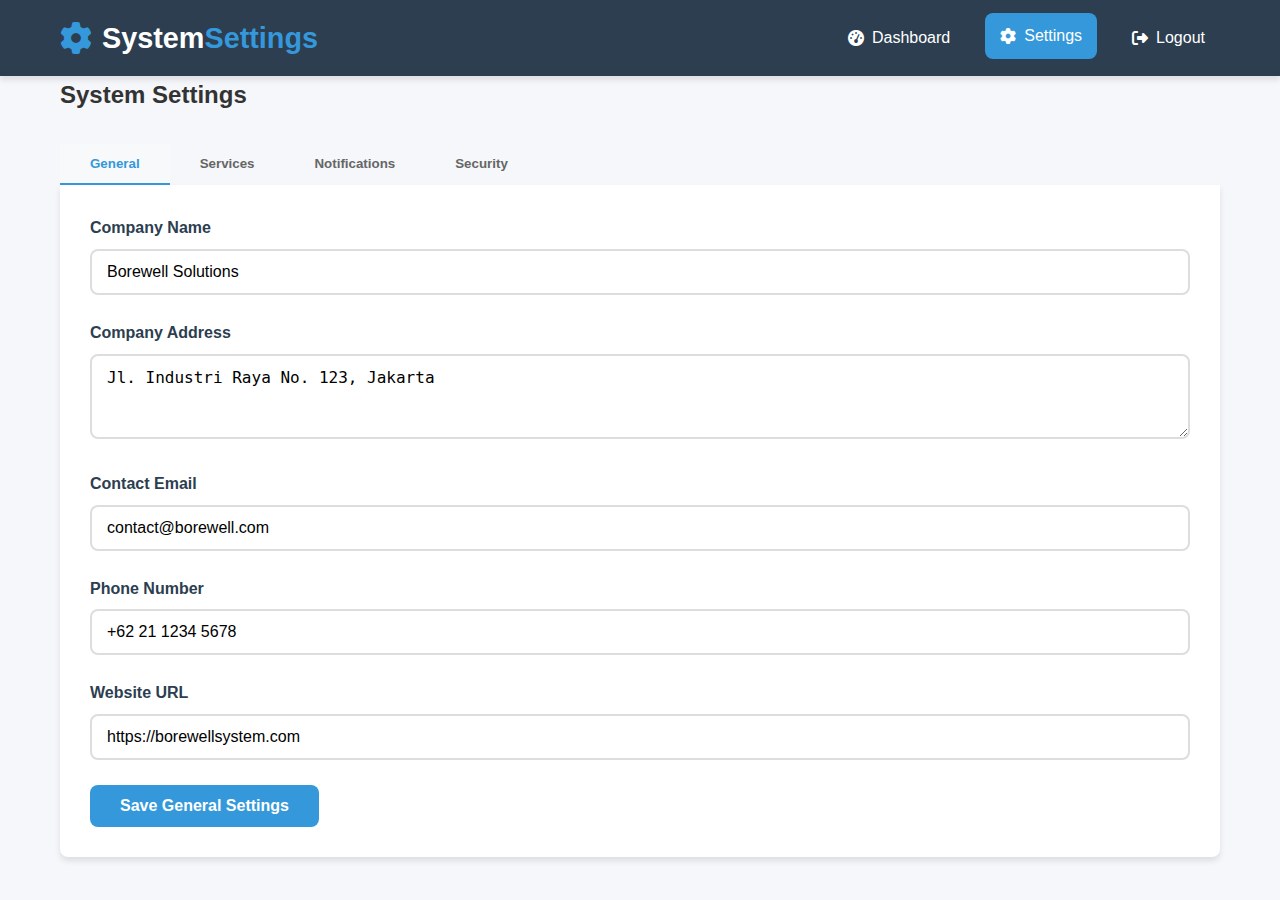
<file: admin/settings.html>
<!DOCTYPE html>
<html lang="id">
<head>
    <meta charset="UTF-8">
    <meta name="viewport" content="width=device-width, initial-scale=1.0">
    <title>Settings - Admin Dashboard</title>
    <link rel="stylesheet" href="../assets/css/style.css">
    <link rel="stylesheet" href="https://cdnjs.cloudflare.com/ajax/libs/font-awesome/6.4.0/css/all.min.css">
</head>
<body>
    <header class="main-header">
        <div class="container">
            <div class="logo">
                <i class="fas fa-cog"></i>
                <h1>System<span>Settings</span></h1>
            </div>
            <nav class="main-nav">
                <ul>
                    <li><a href="dashboard.html"><i class="fas fa-tachometer-alt"></i> Dashboard</a></li>
                    <li><a href="settings.html" class="active"><i class="fas fa-cog"></i> Settings</a></li>
                    <li><a href="../public/login.html"><i class="fas fa-sign-out-alt"></i> Logout</a></li>
                </ul>
            </nav>
        </div>
    </header>

    <div class="container">
        <h2>System Settings</h2>
        
        <div id="settingsMessage" class="alert" style="display: none;"></div>
        
        <div class="settings-tabs" style="margin: 30px 0;">
            <div style="display: flex; border-bottom: 2px solid #ddd; flex-wrap: wrap;">
                <button class="tab-button active" onclick="openTab(event, 'general')">General</button>
                <button class="tab-button" onclick="openTab(event, 'services')">Services</button>
                <button class="tab-button" onclick="openTab(event, 'notifications')">Notifications</button>
                <button class="tab-button" onclick="openTab(event, 'security')">Security</button>
            </div>
            
            <!-- General Settings -->
            <div id="general" class="tab-content" style="display: block; background: white; padding: 30px; border-radius: 0 0 var(--border-radius) var(--border-radius); margin-top: -2px;">
                <form id="generalSettingsForm">
                    <div class="form-group">
                        <label>Company Name</label>
                        <input type="text" class="form-control" id="companyName" value="Borewell Solutions">
                    </div>
                    
                    <div class="form-group">
                        <label>Company Address</label>
                        <textarea class="form-control" id="companyAddress" rows="3">Jl. Industri Raya No. 123, Jakarta</textarea>
                    </div>
                    
                    <div class="form-group">
                        <label>Contact Email</label>
                        <input type="email" class="form-control" id="contactEmail" value="contact@borewell.com">
                    </div>
                    
                    <div class="form-group">
                        <label>Phone Number</label>
                        <input type="text" class="form-control" id="contactPhone" value="+62 21 1234 5678">
                    </div>
                    
                    <div class="form-group">
                        <label>Website URL</label>
                        <input type="url" class="form-control" id="websiteUrl" value="https://borewellsystem.com">
                    </div>
                    
                    <button type="submit" class="btn btn-primary">Save General Settings</button>
                </form>
            </div>
            
            <!-- Services Settings -->
            <div id="services" class="tab-content" style="display: none; background: white; padding: 30px; border-radius: 0 0 var(--border-radius) var(--border-radius); margin-top: -2px;">
                <h4>Service Settings</h4>
                <form id="serviceSettingsForm">
                    <div class="form-group">
                        <label>Default Service Duration (days)</label>
                        <input type="number" class="form-control" id="serviceDuration" value="3" min="1">
                    </div>
                    
                    <div class="form-group">
                        <label>Default Warranty Period (months)</label>
                        <input type="number" class="form-control" id="warrantyPeriod" value="12" min="0">
                    </div>
                    
                    <div class="form-group">
                        <label>Tax Rate (%)</label>
                        <input type="number" class="form-control" id="taxRate" value="10" step="0.1" min="0" max="100">
                    </div>
                    
                    <div class="form-group">
                        <label>Currency</label>
                        <select class="form-control" id="currency">
                            <option value="IDR" selected>Indonesian Rupiah (IDR)</option>
                            <option value="USD">US Dollar (USD)</option>
                            <option value="EUR">Euro (EUR)</option>
                        </select>
                    </div>
                    
                    <button type="submit" class="btn btn-primary">Save Service Settings</button>
                </form>
            </div>
            
            <!-- Notifications Settings -->
            <div id="notifications" class="tab-content" style="display: none; background: white; padding: 30px; border-radius: 0 0 var(--border-radius) var(--border-radius); margin-top: -2px;">
                <h4>Notification Settings</h4>
                <form id="notificationSettingsForm">
                    <div class="form-group">
                        <div class="checkbox">
                            <input type="checkbox" id="emailNotifications" checked>
                            <label for="emailNotifications">Enable Email Notifications</label>
                        </div>
                    </div>
                    
                    <div class="form-group">
                        <div class="checkbox">
                            <input type="checkbox" id="smsNotifications" checked>
                            <label for="smsNotifications">Enable SMS Notifications</label>
                        </div>
                    </div>
                    
                    <div class="form-group">
                        <label>Notification Email</label>
                        <input type="email" class="form-control" id="notificationEmail" value="notifications@borewell.com">
                    </div>
                    
                    <div class="form-group">
                        <label>Send Order Confirmation</label>
                        <select class="form-control" id="orderConfirmation">
                            <option value="immediate" selected>Immediately</option>
                            <option value="daily">Daily Summary</option>
                            <option value="weekly">Weekly Summary</option>
                        </select>
                    </div>
                    
                    <button type="submit" class="btn btn-primary">Save Notification Settings</button>
                </form>
            </div>
            
            <!-- Security Settings -->
            <div id="security" class="tab-content" style="display: none; background: white; padding: 30px; border-radius: 0 0 var(--border-radius) var(--border-radius); margin-top: -2px;">
                <h4>Security Settings</h4>
                <form id="securitySettingsForm">
                    <div class="form-group">
                        <label>Session Timeout (minutes)</label>
                        <input type="number" class="form-control" id="sessionTimeout" value="30" min="5">
                    </div>
                    
                    <div class="form-group">
                        <label>Max Login Attempts</label>
                        <input type="number" class="form-control" id="maxLoginAttempts" value="5" min="1">
                    </div>
                    
                    <div class="form-group">
                        <label>Password Expiry (days)</label>
                        <input type="number" class="form-control" id="passwordExpiry" value="90" min="1">
                    </div>
                    
                    <div class="form-group">
                        <div class="checkbox">
                            <input type="checkbox" id="forceSSL" checked>
                            <label for="forceSSL">Force HTTPS (SSL)</label>
                        </div>
                    </div>
                    
                    <div class="form-group">
                        <div class="checkbox">
                            <input type="checkbox" id="twoFactorAuth">
                            <label for="twoFactorAuth">Enable Two-Factor Authentication</label>
                        </div>
                    </div>
                    
                    <button type="submit" class="btn btn-primary">Save Security Settings</button>
                </form>
            </div>
        </div>
    </div>

    <style>
        .tab-button {
            padding: 12px 30px;
            background: none;
            border: none;
            border-bottom: 2px solid transparent;
            cursor: pointer;
            font-weight: 600;
            color: #666;
        }
        
        .tab-button.active {
            color: var(--secondary-color);
            border-bottom-color: var(--secondary-color);
            background: #f8f9fa;
        }
        
        .tab-content {
            box-shadow: var(--shadow);
        }
        
        .checkbox {
            display: flex;
            align-items: center;
            gap: 10px;
        }
        
        .checkbox input[type="checkbox"] {
            width: auto;
            transform: scale(1.2);
        }
    </style>

    <script>
        // Tab switching function
        function openTab(evt, tabName) {
            // Hide all tab contents
            const tabContents = document.getElementsByClassName('tab-content');
            for (let i = 0; i < tabContents.length; i++) {
                tabContents[i].style.display = 'none';
            }
            
            // Remove active class from all buttons
            const tabButtons = document.getElementsByClassName('tab-button');
            for (let i = 0; i < tabButtons.length; i++) {
                tabButtons[i].className = tabButtons[i].className.replace(' active', '');
            }
            
            // Show current tab and set button as active
            document.getElementById(tabName).style.display = 'block';
            evt.currentTarget.className += ' active';
        }
        
        // Handle form submissions
        document.getElementById('generalSettingsForm').addEventListener('submit', function(e) {
            e.preventDefault();
            showMessage('General settings saved successfully!', 'success');
        });
        
        document.getElementById('serviceSettingsForm').addEventListener('submit', function(e) {
            e.preventDefault();
            showMessage('Service settings saved successfully!', 'success');
        });
        
        document.getElementById('notificationSettingsForm').addEventListener('submit', function(e) {
            e.preventDefault();
            showMessage('Notification settings saved successfully!', 'success');
        });
        
        document.getElementById('securitySettingsForm').addEventListener('submit', function(e) {
            e.preventDefault();
            showMessage('Security settings saved successfully!', 'success');
        });
        
        // Show message function
        function showMessage(text, type) {
            const messageDiv = document.getElementById('settingsMessage');
            messageDiv.className = `alert alert-${type}`;
            messageDiv.innerHTML = `<i class="fas fa-${type === 'success' ? 'check-circle' : 'exclamation-circle'}"></i> ${text}`;
            messageDiv.style.display = 'block';
            
            // Auto-hide after 3 seconds
            setTimeout(() => {
                messageDiv.style.display = 'none';
            }, 3000);
        }
        
        // Load saved settings from localStorage (demo)
        document.addEventListener('DOMContentLoaded', function() {
            const savedSettings = JSON.parse(localStorage.getItem('systemSettings') || '{}');
            
            // General settings
            if (savedSettings.companyName) document.getElementById('companyName').value = savedSettings.companyName;
            if (savedSettings.companyAddress) document.getElementById('companyAddress').value = savedSettings.companyAddress;
            
            // Service settings
            if (savedSettings.taxRate) document.getElementById('taxRate').value = savedSettings.taxRate;
            
            // Save settings on form submit
            const forms = document.querySelectorAll('.tab-content form');
            forms.forEach(form => {
                form.addEventListener('submit', function(e) {
                    e.preventDefault();
                    
                    const settings = {
                        companyName: document.getElementById('companyName').value,
                        companyAddress: document.getElementById('companyAddress').value,
                        contactEmail: document.getElementById('contactEmail').value,
                        contactPhone: document.getElementById('contactPhone').value,
                        taxRate: document.getElementById('taxRate').value,
                        lastUpdated: new Date().toISOString()
                    };
                    
                    localStorage.setItem('systemSettings', JSON.stringify(settings));
                });
            });
        });
    </script>
</body>
</html>
</file>
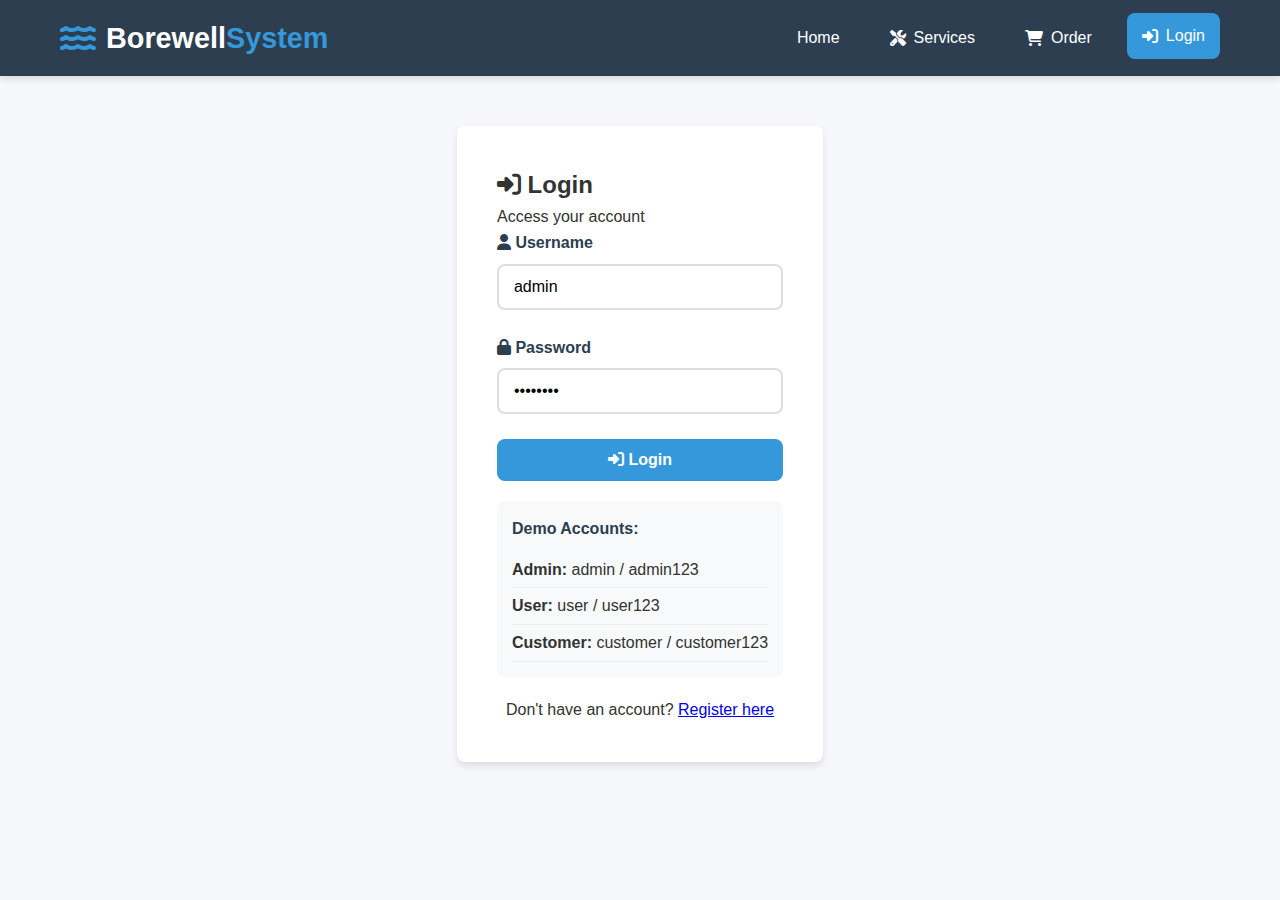
<file: public/login.html>
<!DOCTYPE html>
<html lang="id">

<head>
    <meta charset="UTF-8">
    <meta name="viewport" content="width=device-width, initial-scale=1.0">
    <title>Login - Borewell System</title>
    <link rel="stylesheet" href="../assets/css/style.css">
    <link rel="stylesheet" href="https://cdnjs.cloudflare.com/ajax/libs/font-awesome/6.4.0/css/all.min.css">
</head>

<body>
    <!-- Navigation -->
    <header class="main-header">
        <div class="container">
            <div class="logo">
                <i class="fas fa-water"></i>
                <h1>Borewell<span>System</span></h1>
            </div>
            <nav class="main-nav">
                <ul>
                    <li><a href="index.html"><i class="fmanager-linux-x64.runas fa-home"></i> Home</a></li>
                    <li><a href="services.html"><i class="fas fa-tools"></i> Services</a></li>
                    <li><a href="order.html"><i class="fas fa-shopping-cart"></i> Order</a></li>
                    <li><a href="login.html" class="active"><i class="fas fa-sign-in-alt"></i> Login</a></li>
                </ul>
            </nav>
        </div>
    </header>

    <div class="login-container">
        <div class="form-container">
            <div class="form-header">
                <h2><i class="fas fa-sign-in-alt"></i> Login</h2>
                <p>Access your account</p>
            </div>

            <div id="loginMessage" class="alert" style="display: none;"></div>

            <form id="loginForm">
                <div class="form-group">
                    <label for="username"><i class="fas fa-user"></i> Username</label>
                    <input type="text" id="username" name="username" class="form-control"
                        placeholder="Enter your username" value="admin" required>
                </div>

                <div class="form-group">
                    <label for="password"><i class="fas fa-lock"></i> Password</label>
                    <input type="password" id="password" name="password" class="form-control"
                        placeholder="Enter your password" value="admin123" required>
                </div>

                <button type="submit" class="btn btn-primary btn-block">
                    <i class="fas fa-sign-in-alt"></i> Login
                </button>
            </form>

            <div class="demo-credentials">
                <h4>Demo Accounts:</h4>
                <ul>
                    <li><strong>Admin:</strong> admin / admin123</li>
                    <li><strong>User:</strong> user / user123</li>
                    <li><strong>Customer:</strong> customer / customer123</li>
                </ul>
            </div>

            <div class="form-footer" style="text-align: center; margin-top: 20px;">
                <p>Don't have an account? <a href="register.html">Register here</a></p>
            </div>
        </div>
    </div>

    <script>
        document.getElementById('loginForm').addEventListener('submit', function (e) {
            e.preventDefault();

            const username = document.getElementById('username').value;
            const password = document.getElementById('password').value;
            const messageDiv = document.getElementById('loginMessage');

            // Demo credentials
            const users = {
                'admin': { password: 'admin123', role: 'admin', name: 'Administrator' },
                'user': { password: 'user123', role: 'user', name: 'John Doe' },
                'customer': { password: 'customer123', role: 'customer', name: 'Jane Smith' }
            };

            if (users[username] && users[username].password === password) {
                // Store user data in localStorage
                localStorage.setItem('currentUser', JSON.stringify({
                    username: username,
                    name: users[username].name,
                    role: users[username].role,
                    loggedIn: true,
                    timestamp: new Date().toISOString()
                }));

                // Show success message
                messageDiv.className = 'alert alert-success';
                messageDiv.innerHTML = `<i class="fas fa-check-circle"></i> Login successful! Redirecting...`;
                messageDiv.style.display = 'block';

                // Redirect based on role
                setTimeout(() => {
                    if (users[username].role === 'admin') {
                        window.location.href = '../admin/dashboard.html';
                    } else {
                        window.location.href = 'profile.html';
                    }
                }, 1500);
            } else {
                // Show error message
                messageDiv.className = 'alert alert-error';
                messageDiv.innerHTML = `<i class="fas fa-exclamation-circle"></i> Invalid username or password!`;
                messageDiv.style.display = 'block';
            }
        });

        // Auto-fill demo credentials on page load
        document.addEventListener('DOMContentLoaded', function () {
            const urlParams = new URLSearchParams(window.location.search);
            const demo = urlParams.get('demo');
            if (demo === 'admin') {
                document.getElementById('username').value = 'admin';
                document.getElementById('password').value = 'admin123';
            } else if (demo === 'user') {
                document.getElementById('username').value = 'user';
                document.getElementById('password').value = 'user123';
            }
        });
    </script>
</body>

</html>
</file>
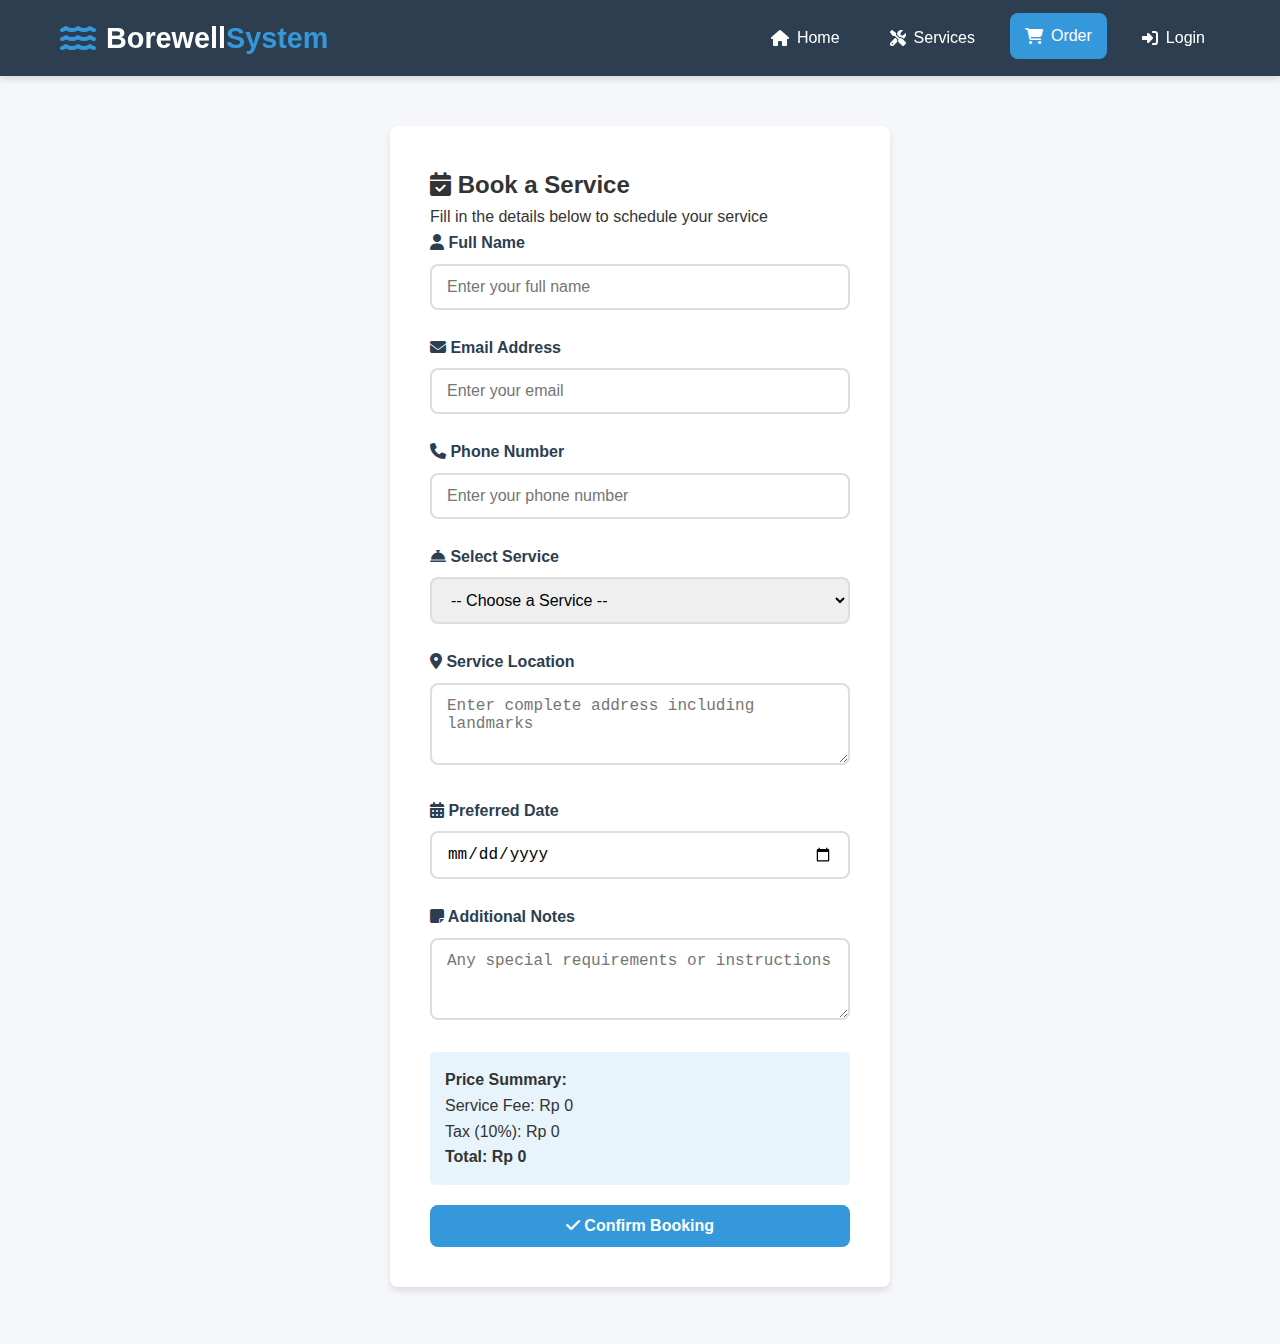
<file: public/order.html>
<!DOCTYPE html>
<html lang="id">
<head>
    <meta charset="UTF-8">
    <meta name="viewport" content="width=device-width, initial-scale=1.0">
    <title>Book Service - Borewell System</title>
    <link rel="stylesheet" href="../assets/css/style.css">
    <link rel="stylesheet" href="https://cdnjs.cloudflare.com/ajax/libs/font-awesome/6.4.0/css/all.min.css">
</head>
<body>
    <header class="main-header">
        <div class="container">
            <div class="logo">
                <i class="fas fa-water"></i>
                <h1>Borewell<span>System</span></h1>
            </div>
            <nav class="main-nav">
                <ul>
                    <li><a href="index.html"><i class="fas fa-home"></i> Home</a></li>
                    <li><a href="services.html"><i class="fas fa-tools"></i> Services</a></li>
                    <li><a href="order.html" class="active"><i class="fas fa-shopping-cart"></i> Order</a></li>
                    <li><a href="login.html"><i class="fas fa-sign-in-alt"></i> Login</a></li>
                </ul>
            </nav>
        </div>
    </header>

    <div class="container">
        <div class="form-container">
            <div class="form-header">
                <h2><i class="fas fa-calendar-check"></i> Book a Service</h2>
                <p>Fill in the details below to schedule your service</p>
            </div>
            
            <div id="orderMessage" class="alert" style="display: none;"></div>
            
            <form id="orderForm">
                <div class="form-group">
                    <label for="customerName"><i class="fas fa-user"></i> Full Name</label>
                    <input type="text" 
                           id="customerName" 
                           name="customerName" 
                           class="form-control" 
                           placeholder="Enter your full name"
                           required>
                </div>
                
                <div class="form-group">
                    <label for="customerEmail"><i class="fas fa-envelope"></i> Email Address</label>
                    <input type="email" 
                           id="customerEmail" 
                           name="customerEmail" 
                           class="form-control" 
                           placeholder="Enter your email"
                           required>
                </div>
                
                <div class="form-group">
                    <label for="customerPhone"><i class="fas fa-phone"></i> Phone Number</label>
                    <input type="tel" 
                           id="customerPhone" 
                           name="customerPhone" 
                           class="form-control" 
                           placeholder="Enter your phone number"
                           required>
                </div>
                
                <div class="form-group">
                    <label for="serviceType"><i class="fas fa-concierge-bell"></i> Select Service</label>
                    <select id="serviceType" name="serviceType" class="form-control" required>
                        <option value="">-- Choose a Service --</option>
                        <option value="drilling">Borewell Drilling - Rp 5,000,000</option>
                        <option value="maintenance">Maintenance - Rp 1,500,000</option>
                        <option value="repair">Emergency Repair - Rp 2,000,000</option>
                        <option value="installation">Pump Installation - Rp 3,000,000</option>
                    </select>
                </div>
                
                <div class="form-group">
                    <label for="location"><i class="fas fa-map-marker-alt"></i> Service Location</label>
                    <textarea id="location" 
                              name="location" 
                              class="form-control" 
                              rows="3" 
                              placeholder="Enter complete address including landmarks"
                              required></textarea>
                </div>
                
                <div class="form-group">
                    <label for="date"><i class="fas fa-calendar-alt"></i> Preferred Date</label>
                    <input type="date" 
                           id="date" 
                           name="date" 
                           class="form-control" 
                           min="2024-01-01"
                           required>
                </div>
                
                <div class="form-group">
                    <label for="notes"><i class="fas fa-sticky-note"></i> Additional Notes</label>
                    <textarea id="notes" 
                              name="notes" 
                              class="form-control" 
                              rows="3" 
                              placeholder="Any special requirements or instructions"></textarea>
                </div>
                
                <div class="price-summary" style="margin: 20px 0; padding: 15px; background: #e8f4fc; border-radius: 5px;">
                    <h4>Price Summary:</h4>
                    <p>Service Fee: <span id="priceDisplay">Rp 0</span></p>
                    <p>Tax (10%): <span id="taxDisplay">Rp 0</span></p>
                    <p><strong>Total: <span id="totalDisplay">Rp 0</span></strong></p>
                </div>
                
                <button type="submit" class="btn btn-primary btn-block">
                    <i class="fas fa-check"></i> Confirm Booking
                </button>
            </form>
        </div>
    </div>

    <script>
        // Service prices
        const servicePrices = {
            'drilling': 5000000,
            'maintenance': 1500000,
            'repair': 2000000,
            'installation': 3000000
        };
        
        // Update price when service changes
        document.getElementById('serviceType').addEventListener('change', function() {
            updatePrice();
        });
        
        function updatePrice() {
            const serviceType = document.getElementById('serviceType').value;
            const price = servicePrices[serviceType] || 0;
            const tax = price * 0.1;
            const total = price + tax;
            
            document.getElementById('priceDisplay').textContent = formatCurrency(price);
            document.getElementById('taxDisplay').textContent = formatCurrency(tax);
            document.getElementById('totalDisplay').textContent = formatCurrency(total);
        }
        
        function formatCurrency(amount) {
            return 'Rp ' + amount.toString().replace(/\B(?=(\d{3})+(?!\d))/g, ',');
        }
        
        // Set minimum date to today
        const today = new Date().toISOString().split('T')[0];
        document.getElementById('date').min = today;
        
        // Handle form submission
        document.getElementById('orderForm').addEventListener('submit', function(e) {
            e.preventDefault();
            
            // Generate order ID
            const orderId = 'BW' + new Date().getFullYear() + 
                           String(new Date().getMonth() + 1).padStart(2, '0') + 
                           String(new Date().getDate()).padStart(2, '0') + 
                           Math.floor(Math.random() * 1000).toString().padStart(3, '0');
            
            // Get form data
            const orderData = {
                id: orderId,
                customerName: document.getElementById('customerName').value,
                customerEmail: document.getElementById('customerEmail').value,
                customerPhone: document.getElementById('customerPhone').value,
                serviceType: document.getElementById('serviceType').value,
                serviceName: document.getElementById('serviceType').options[document.getElementById('serviceType').selectedIndex].text,
                location: document.getElementById('location').value,
                date: document.getElementById('date').value,
                notes: document.getElementById('notes').value,
                price: servicePrices[document.getElementById('serviceType').value] || 0,
                status: 'pending',
                timestamp: new Date().toISOString()
            };
            
            // Save to localStorage
            let orders = JSON.parse(localStorage.getItem('orders') || '[]');
            orders.push(orderData);
            localStorage.setItem('orders', JSON.stringify(orders));
            
            // Show success message
            const messageDiv = document.getElementById('orderMessage');
            messageDiv.className = 'alert alert-success';
            messageDiv.innerHTML = `
                <i class="fas fa-check-circle"></i> 
                <strong>Order placed successfully!</strong><br>
                Your Order ID is: <strong>${orderId}</strong><br>
                We will contact you soon to confirm the schedule.
            `;
            messageDiv.style.display = 'block';
            
            // Reset form
            document.getElementById('orderForm').reset();
            updatePrice();
            
            // Scroll to message
            messageDiv.scrollIntoView({ behavior: 'smooth' });
        });
        
        // Initialize price display
        updatePrice();
    </script>
</body>
</html>
</file>
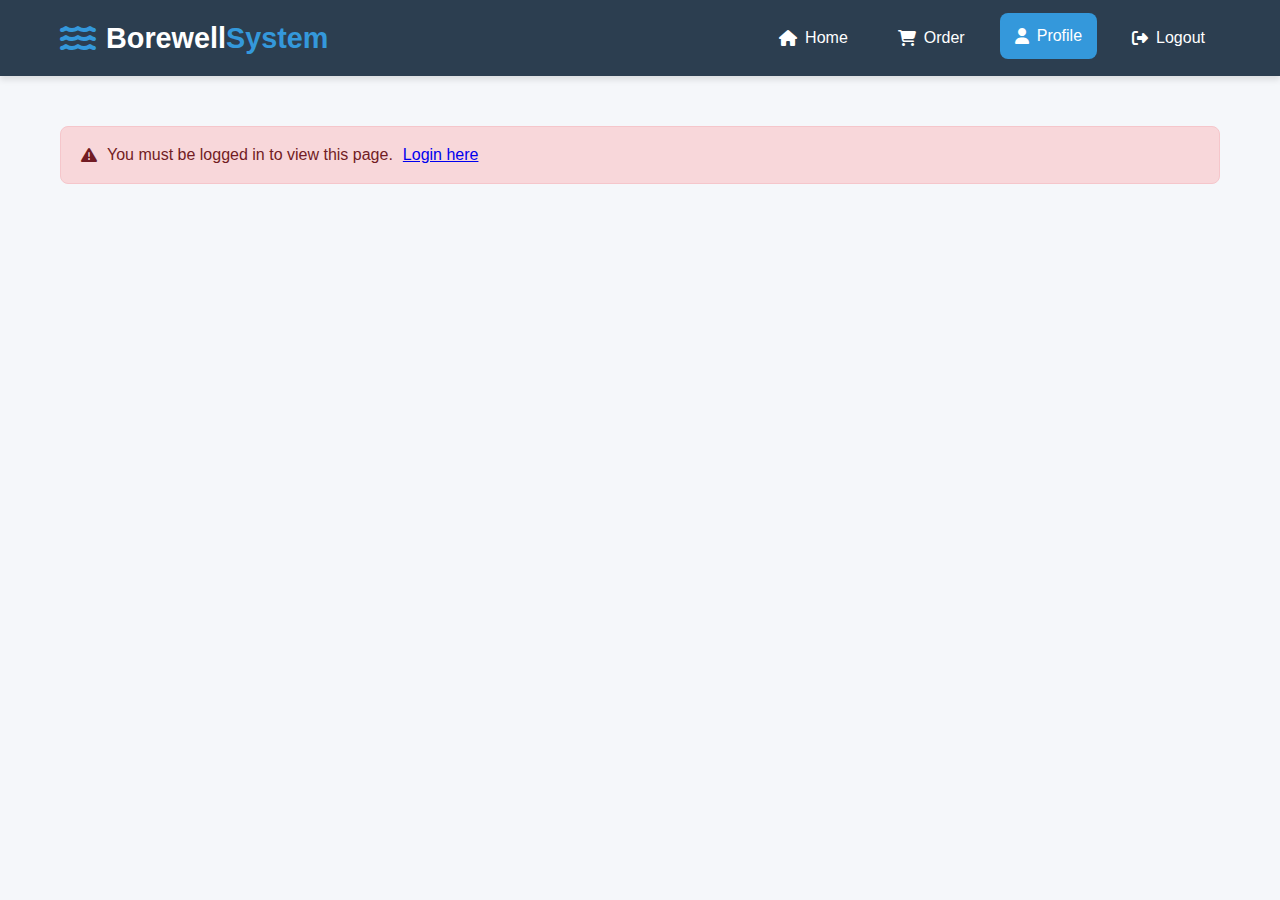
<file: public/profile.html>
<!DOCTYPE html>
<html lang="id">
<head>
    <meta charset="UTF-8">
    <meta name="viewport" content="width=device-width, initial-scale=1.0">
    <title>My Profile - Borewell System</title>
    <link rel="stylesheet" href="../assets/css/style.css">
    <link rel="stylesheet" href="https://cdnjs.cloudflare.com/ajax/libs/font-awesome/6.4.0/css/all.min.css">
</head>
<body>
    <header class="main-header">
        <div class="container">
            <div class="logo">
                <i class="fas fa-water"></i>
                <h1>Borewell<span>System</span></h1>
            </div>
            <nav class="main-nav">
                <ul>
                    <li><a href="index.html"><i class="fas fa-home"></i> Home</a></li>
                    <li><a href="order.html"><i class="fas fa-shopping-cart"></i> Order</a></li>
                    <li><a href="profile.html" class="active"><i class="fas fa-user"></i> Profile</a></li>
                    <li><a href="#" onclick="logout()"><i class="fas fa-sign-out-alt"></i> Logout</a></li>
                </ul>
            </nav>
        </div>
    </header>

    <div class="container">
        <!-- Check authentication -->
        <div id="notLoggedIn" style="display: none;">
            <div class="alert alert-error" style="margin: 50px 0;">
                <i class="fas fa-exclamation-triangle"></i> 
                You must be logged in to view this page. 
                <a href="login.html">Login here</a>
            </div>
        </div>

        <!-- Profile Content -->
        <div id="profileContent" style="display: none;">
            <!-- User Info -->
            <div class="profile-card" style="margin-bottom: 30px;">
                <div class="profile-header" style="display: flex; align-items: center; gap: 20px; padding: 30px; background: white; border-radius: var(--border-radius); box-shadow: var(--shadow);">
                    <div class="avatar" style="width: 100px; height: 100px; background: var(--secondary-color); color: white; border-radius: 50%; display: flex; align-items: center; justify-content: center; font-size: 3rem;">
                        <i class="fas fa-user-circle"></i>
                    </div>
                    <div class="profile-info">
                        <h2 id="userName"></h2>
                        <p><i class="fas fa-envelope"></i> <span id="userEmail"></span></p>
                        <p><i class="fas fa-user-tag"></i> <span id="userRole"></span></p>
                        <p><i class="fas fa-calendar-alt"></i> Member since: <span id="memberSince"></span></p>
                    </div>
                </div>
            </div>

            <!-- My Orders -->
            <div class="table-container">
                <h3><i class="fas fa-history"></i> My Orders</h3>
                <table class="table" id="myOrdersTable">
                    <thead>
                        <tr>
                            <th>Order ID</th>
                            <th>Service</th>
                            <th>Date</th>
                            <th>Amount</th>
                            <th>Status</th>
                            <th>Action</th>
                        </tr>
                    </thead>
                    <tbody>
                        <!-- Orders will be loaded here -->
                    </tbody>
                </table>
            </div>

            <!-- Quick Actions -->
            <div style="margin: 30px 0; display: flex; gap: 15px; flex-wrap: wrap;">
                <a href="order.html" class="btn btn-primary">
                    <i class="fas fa-plus-circle"></i> Book New Service
                </a>
                <button class="btn btn-secondary" onclick="editProfile()">
                    <i class="fas fa-edit"></i> Edit Profile
                </button>
                <button class="btn btn-success" onclick="contactSupport()">
                    <i class="fas fa-headset"></i> Contact Support
                </button>
            </div>
        </div>
    </div>

    <script>
        // Check authentication and load profile
        document.addEventListener('DOMContentLoaded', function() {
            const notLoggedIn = document.getElementById('notLoggedIn');
            const profileContent = document.getElementById('profileContent');
            
            const userData = JSON.parse(localStorage.getItem('currentUser') || '{}');
            
            if (userData.loggedIn) {
                // User is logged in
                notLoggedIn.style.display = 'none';
                profileContent.style.display = 'block';
                
                // Display user info
                document.getElementById('userName').textContent = userData.name || userData.username;
                document.getElementById('userEmail').textContent = userData.email || 'Not provided';
                document.getElementById('userRole').textContent = userData.role ? userData.role.charAt(0).toUpperCase() + userData.role.slice(1) : 'Customer';
                document.getElementById('memberSince').textContent = userData.timestamp ? 
                    new Date(userData.timestamp).toLocaleDateString('id-ID') : 'Recently';
                
                // Load user's orders
                loadUserOrders(userData.username);
            } else {
                // User is not logged in
                notLoggedIn.style.display = 'block';
                profileContent.style.display = 'none';
                
                // Auto-redirect to login
                setTimeout(() => {
                    window.location.href = 'login.html';
                }, 3000);
            }
        });
        
        // Load user's orders
        function loadUserOrders(username) {
            const orders = JSON.parse(localStorage.getItem('orders') || '[]');
            const tbody = document.querySelector('#myOrdersTable tbody');
            tbody.innerHTML = '';
            
            // Filter orders for current user (in demo, we'll show all orders)
            const userOrders = orders.filter(order => 
                order.customerEmail === username || 
                order.customerName.toLowerCase().includes(username.toLowerCase())
            );
            
            if (userOrders.length === 0) {
                // Show all orders for demo purposes
                orders.forEach(order => {
                    const row = document.createElement('tr');
                    const badgeClass = order.status === 'completed' ? 'badge-success' : 
                                     order.status === 'cancelled' ? 'badge-danger' : 'badge-warning';
                    
                    row.innerHTML = `
                        <td><strong>${order.id}</strong></td>
                        <td>${order.serviceName || order.serviceType}</td>
                        <td>${new Date(order.date || order.timestamp).toLocaleDateString('id-ID')}</td>
                        <td>Rp ${order.price.toLocaleString('id-ID')}</td>
                        <td>
                            <span class="badge ${badgeClass}">
                                ${order.status.replace('_', ' ').toUpperCase()}
                            </span>
                        </td>
                        <td>
                            <button class="btn btn-primary btn-sm" onclick="viewOrderDetails('${order.id}')">
                                <i class="fas fa-eye"></i> Details
                            </button>
                        </td>
                    `;
                    tbody.appendChild(row);
                });
            } else {
                // Show only user's orders
                userOrders.forEach(order => {
                    const row = document.createElement('tr');
                    const badgeClass = order.status === 'completed' ? 'badge-success' : 
                                     order.status === 'cancelled' ? 'badge-danger' : 'badge-warning';
                    
                    row.innerHTML = `
                        <td><strong>${order.id}</strong></td>
                        <td>${order.serviceName || order.serviceType}</td>
                        <td>${new Date(order.date || order.timestamp).toLocaleDateString('id-ID')}</td>
                        <td>Rp ${order.price.toLocaleString('id-ID')}</td>
                        <td>
                            <span class="badge ${badgeClass}">
                                ${order.status.replace('_', ' ').toUpperCase()}
                            </span>
                        </td>
                        <td>
                            <button class="btn btn-primary btn-sm" onclick="viewOrderDetails('${order.id}')">
                                <i class="fas fa-eye"></i> Details
                            </button>
                        </td>
                    `;
                    tbody.appendChild(row);
                });
            }
        }
        
        // Profile functions
        function editProfile() {
            alert('Edit profile feature coming soon!\n\nIn a real application, this would open an edit form.');
        }
        
        function contactSupport() {
            alert('Contacting customer support...\n\nEmail: support@borewellsystem.com\nPhone: +62 21 1234 5678');
        }
        
        function viewOrderDetails(orderId) {
            const orders = JSON.parse(localStorage.getItem('orders') || '[]');
            const order = orders.find(o => o.id === orderId);
            
            if (order) {
                alert(`Order Details:\n\n` +
                      `ID: ${order.id}\n` +
                      `Service: ${order.serviceName || order.serviceType}\n` +
                      `Date: ${new Date(order.date || order.timestamp).toLocaleDateString('id-ID')}\n` +
                      `Amount: Rp ${order.price.toLocaleString('id-ID')}\n` +
                      `Status: ${order.status}\n` +
                      `Location: ${order.location || 'Not specified'}\n` +
                      `Notes: ${order.notes || 'None'}`);
            }
        }
        
        // Logout function
        function logout() {
            if (confirm('Are you sure you want to logout?')) {
                localStorage.removeItem('currentUser');
                window.location.href = 'index.html';
            }
        }
    </script>
</body>
</html>
</file>
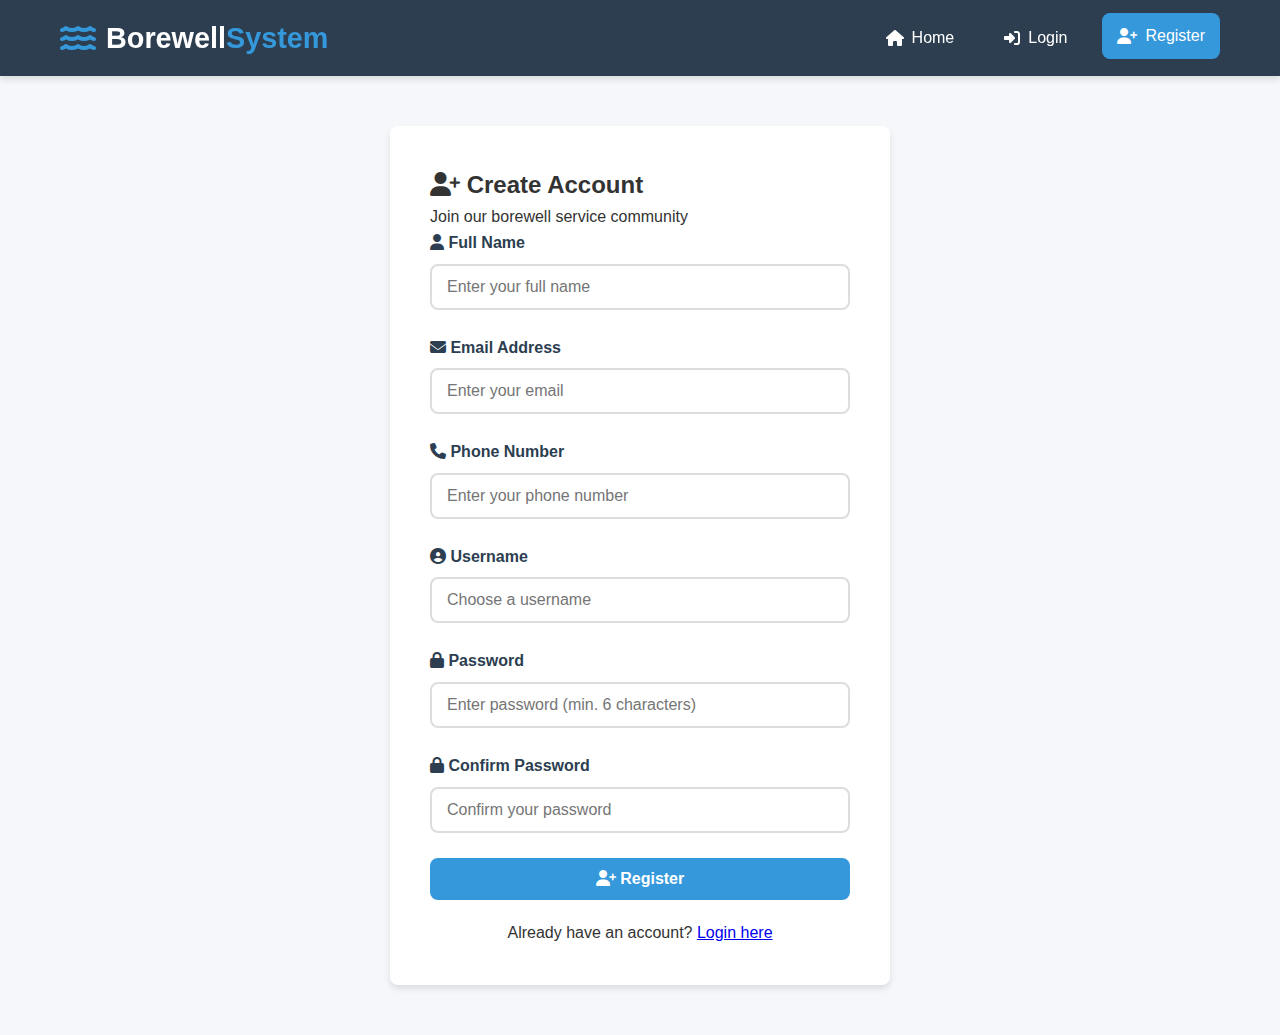
<file: public/register.html>
<!DOCTYPE html>
<html lang="id">
<head>
    <meta charset="UTF-8">
    <meta name="viewport" content="width=device-width, initial-scale=1.0">
    <title>Register - Borewell System</title>
    <link rel="stylesheet" href="../assets/css/style.css">
    <link rel="stylesheet" href="https://cdnjs.cloudflare.com/ajax/libs/font-awesome/6.4.0/css/all.min.css">
</head>
<body>
    <header class="main-header">
        <div class="container">
            <div class="logo">
                <i class="fas fa-water"></i>
                <h1>Borewell<span>System</span></h1>
            </div>
            <nav class="main-nav">
                <ul>
                    <li><a href="index.html"><i class="fas fa-home"></i> Home</a></li>
                    <li><a href="login.html"><i class="fas fa-sign-in-alt"></i> Login</a></li>
                    <li><a href="register.html" class="active"><i class="fas fa-user-plus"></i> Register</a></li>
                </ul>
            </nav>
        </div>
    </header>

    <div class="container">
        <div class="form-container">
            <div class="form-header">
                <h2><i class="fas fa-user-plus"></i> Create Account</h2>
                <p>Join our borewell service community</p>
            </div>
            
            <div id="registerMessage" class="alert" style="display: none;"></div>
            
            <form id="registerForm">
                <div class="form-group">
                    <label for="regName"><i class="fas fa-user"></i> Full Name</label>
                    <input type="text" 
                           id="regName" 
                           name="regName" 
                           class="form-control" 
                           placeholder="Enter your full name"
                           required>
                </div>
                
                <div class="form-group">
                    <label for="regEmail"><i class="fas fa-envelope"></i> Email Address</label>
                    <input type="email" 
                           id="regEmail" 
                           name="regEmail" 
                           class="form-control" 
                           placeholder="Enter your email"
                           required>
                </div>
                
                <div class="form-group">
                    <label for="regPhone"><i class="fas fa-phone"></i> Phone Number</label>
                    <input type="tel" 
                           id="regPhone" 
                           name="regPhone" 
                           class="form-control" 
                           placeholder="Enter your phone number"
                           required>
                </div>
                
                <div class="form-group">
                    <label for="regUsername"><i class="fas fa-user-circle"></i> Username</label>
                    <input type="text" 
                           id="regUsername" 
                           name="regUsername" 
                           class="form-control" 
                           placeholder="Choose a username"
                           required>
                </div>
                
                <div class="form-group">
                    <label for="regPassword"><i class="fas fa-lock"></i> Password</label>
                    <input type="password" 
                           id="regPassword" 
                           name="regPassword" 
                           class="form-control" 
                           placeholder="Enter password (min. 6 characters)"
                           minlength="6"
                           required>
                </div>
                
                <div class="form-group">
                    <label for="regConfirmPassword"><i class="fas fa-lock"></i> Confirm Password</label>
                    <input type="password" 
                           id="regConfirmPassword" 
                           name="regConfirmPassword" 
                           class="form-control" 
                           placeholder="Confirm your password"
                           required>
                </div>
                
                <button type="submit" class="btn btn-primary btn-block">
                    <i class="fas fa-user-plus"></i> Register
                </button>
            </form>
            
            <div class="form-footer" style="text-align: center; margin-top: 20px;">
                <p>Already have an account? <a href="login.html">Login here</a></p>
            </div>
        </div>
    </div>

    <script>
        document.getElementById('registerForm').addEventListener('submit', function(e) {
            e.preventDefault();
            
            const name = document.getElementById('regName').value.trim();
            const email = document.getElementById('regEmail').value.trim();
            const phone = document.getElementById('regPhone').value.trim();
            const username = document.getElementById('regUsername').value.trim();
            const password = document.getElementById('regPassword').value;
            const confirmPassword = document.getElementById('regConfirmPassword').value;
            const messageDiv = document.getElementById('registerMessage');
            
            // Validation
            if (password !== confirmPassword) {
                messageDiv.className = 'alert alert-error';
                messageDiv.innerHTML = `<i class="fas fa-exclamation-circle"></i> Passwords do not match!`;
                messageDiv.style.display = 'block';
                return;
            }
            
            if (password.length < 6) {
                messageDiv.className = 'alert alert-error';
                messageDiv.innerHTML = `<i class="fas fa-exclamation-circle"></i> Password must be at least 6 characters!`;
                messageDiv.style.display = 'block';
                return;
            }
            
            // Save user to localStorage (demo only)
            const users = JSON.parse(localStorage.getItem('registeredUsers') || '[]');
            
            // Check if username already exists
            if (users.some(user => user.username === username)) {
                messageDiv.className = 'alert alert-error';
                messageDiv.innerHTML = `<i class="fas fa-exclamation-circle"></i> Username already exists!`;
                messageDiv.style.display = 'block';
                return;
            }
            
            // Add new user
            const newUser = {
                id: users.length + 1,
                name: name,
                email: email,
                phone: phone,
                username: username,
                password: password, // In real app, this should be hashed
                role: 'customer',
                registeredAt: new Date().toISOString()
            };
            
            users.push(newUser);
            localStorage.setItem('registeredUsers', JSON.stringify(users));
            
            // Show success message
            messageDiv.className = 'alert alert-success';
            messageDiv.innerHTML = `
                <i class="fas fa-check-circle"></i> 
                <strong>Registration successful!</strong><br>
                You can now login with your credentials.
            `;
            messageDiv.style.display = 'block';
            
            // Auto-login (optional)
            setTimeout(() => {
                // Auto-login the user
                localStorage.setItem('currentUser', JSON.stringify({
                    username: username,
                    name: name,
                    role: 'customer',
                    loggedIn: true,
                    timestamp: new Date().toISOString()
                }));
                
                // Redirect to profile
                window.location.href = 'profile.html';
            }, 2000);
            
            // Reset form
            document.getElementById('registerForm').reset();
        });
    </script>
</body>
</html>
</file>
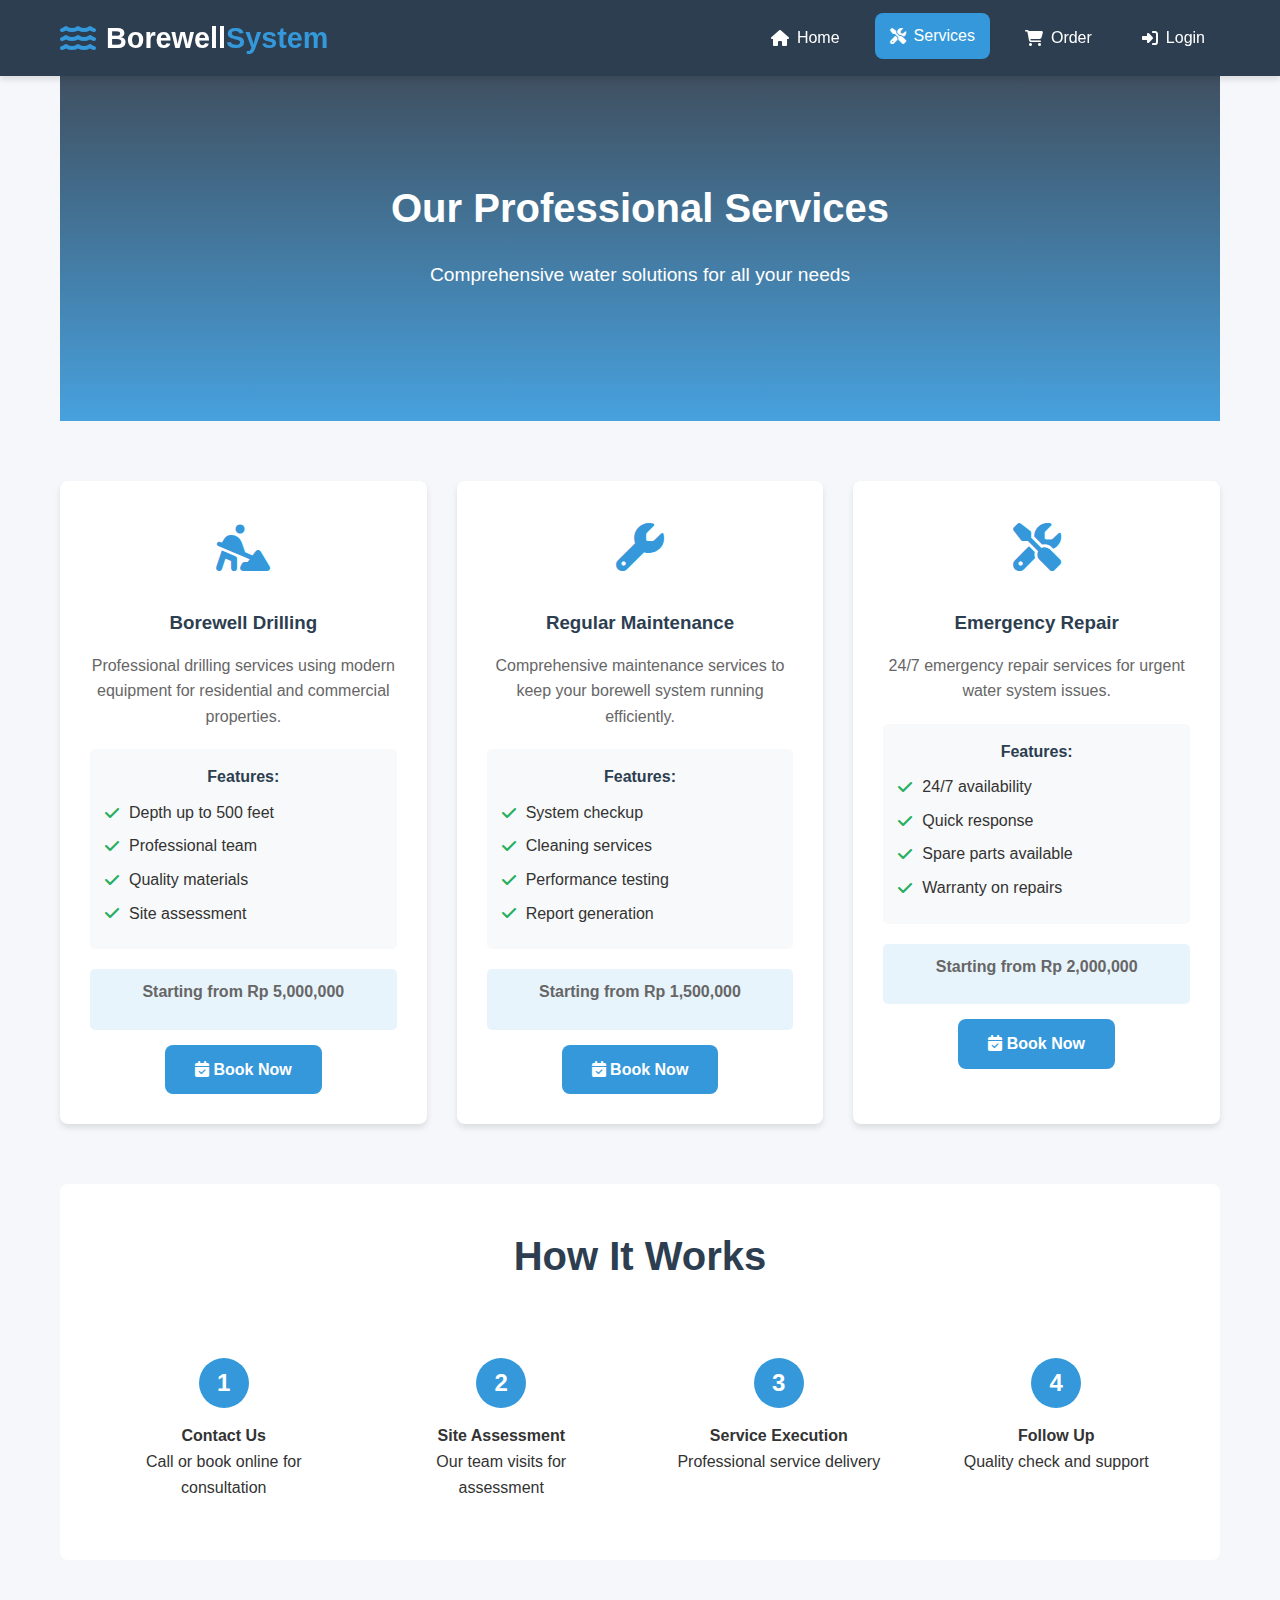
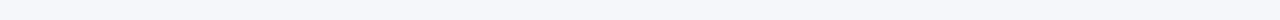
<file: public/services.html>
<!DOCTYPE html>
<html lang="id">
<head>
    <meta charset="UTF-8">
    <meta name="viewport" content="width=device-width, initial-scale=1.0">
    <title>Our Services - Borewell System</title>
    <link rel="stylesheet" href="../assets/css/style.css">
    <link rel="stylesheet" href="https://cdnjs.cloudflare.com/ajax/libs/font-awesome/6.4.0/css/all.min.css">
</head>
<body>
    <header class="main-header">
        <div class="container">
            <div class="logo">
                <i class="fas fa-water"></i>
                <h1>Borewell<span>System</span></h1>
            </div>
            <nav class="main-nav">
                <ul>
                    <li><a href="index.html"><i class="fas fa-home"></i> Home</a></li>
                    <li><a href="services.html" class="active"><i class="fas fa-tools"></i> Services</a></li>
                    <li><a href="order.html"><i class="fas fa-shopping-cart"></i> Order</a></li>
                    <li><a href="login.html"><i class="fas fa-sign-in-alt"></i> Login</a></li>
                </ul>
            </nav>
        </div>
    </header>

    <div class="container">
        <!-- Hero Section -->
        <div class="hero" style="margin-bottom: 60px;">
            <div class="hero-content">
                <h2>Our Professional Services</h2>
                <p>Comprehensive water solutions for all your needs</p>
            </div>
        </div>

        <!-- Services Grid -->
        <div class="services-grid">
            <div class="service-card">
                <div class="service-icon">
                    <i class="fas fa-digging"></i>
                </div>
                <h3>Borewell Drilling</h3>
                <p>Professional drilling services using modern equipment for residential and commercial properties.</p>
                <div class="service-features">
                    <h4>Features:</h4>
                    <ul>
                        <li><i class="fas fa-check"></i> Depth up to 500 feet</li>
                        <li><i class="fas fa-check"></i> Professional team</li>
                        <li><i class="fas fa-check"></i> Quality materials</li>
                        <li><i class="fas fa-check"></i> Site assessment</li>
                    </ul>
                </div>
                <div class="service-price">
                    <p><strong>Starting from Rp 5,000,000</strong></p>
                </div>
                <a href="order.html" class="btn btn-primary">
                    <i class="fas fa-calendar-check"></i> Book Now
                </a>
            </div>
            
            <div class="service-card">
                <div class="service-icon">
                    <i class="fas fa-wrench"></i>
                </div>
                <h3>Regular Maintenance</h3>
                <p>Comprehensive maintenance services to keep your borewell system running efficiently.</p>
                <div class="service-features">
                    <h4>Features:</h4>
                    <ul>
                        <li><i class="fas fa-check"></i> System checkup</li>
                        <li><i class="fas fa-check"></i> Cleaning services</li>
                        <li><i class="fas fa-check"></i> Performance testing</li>
                        <li><i class="fas fa-check"></i> Report generation</li>
                    </ul>
                </div>
                <div class="service-price">
                    <p><strong>Starting from Rp 1,500,000</strong></p>
                </div>
                <a href="order.html" class="btn btn-primary">
                    <i class="fas fa-calendar-check"></i> Book Now
                </a>
            </div>
            
            <div class="service-card">
                <div class="service-icon">
                    <i class="fas fa-tools"></i>
                </div>
                <h3>Emergency Repair</h3>
                <p>24/7 emergency repair services for urgent water system issues.</p>
                <div class="service-features">
                    <h4>Features:</h4>
                    <ul>
                        <li><i class="fas fa-check"></i> 24/7 availability</li>
                        <li><i class="fas fa-check"></i> Quick response</li>
                        <li><i class="fas fa-check"></i> Spare parts available</li>
                        <li><i class="fas fa-check"></i> Warranty on repairs</li>
                    </ul>
                </div>
                <div class="service-price">
                    <p><strong>Starting from Rp 2,000,000</strong></p>
                </div>
                <a href="order.html" class="btn btn-primary">
                    <i class="fas fa-calendar-check"></i> Book Now
                </a>
            </div>
        </div>

        <!-- Service Process -->
        <div class="process-section" style="margin: 60px 0; padding: 40px; background: white; border-radius: var(--border-radius);">
            <h2 class="section-title">How It Works</h2>
            <div class="process-steps">
                <div class="process-step">
                    <div class="step-number">1</div>
                    <h4>Contact Us</h4>
                    <p>Call or book online for consultation</p>
                </div>
                <div class="process-step">
                    <div class="step-number">2</div>
                    <h4>Site Assessment</h4>
                    <p>Our team visits for assessment</p>
                </div>
                <div class="process-step">
                    <div class="step-number">3</div>
                    <h4>Service Execution</h4>
                    <p>Professional service delivery</p>
                </div>
                <div class="process-step">
                    <div class="step-number">4</div>
                    <h4>Follow Up</h4>
                    <p>Quality check and support</p>
                </div>
            </div>
        </div>
    </div>

    <style>
        .service-features {
            margin: 20px 0;
            padding: 15px;
            background: #f8f9fa;
            border-radius: 5px;
        }
        
        .service-features h4 {
            margin-bottom: 10px;
            color: var(--dark-color);
        }
        
        .service-features ul {
            list-style: none;
            padding-left: 0;
        }
        
        .service-features li {
            margin-bottom: 8px;
            display: flex;
            align-items: center;
            gap: 10px;
        }
        
        .service-features .fa-check {
            color: var(--success-color);
        }
        
        .service-price {
            margin: 15px 0;
            padding: 10px;
            background: #e8f4fc;
            border-radius: 5px;
            text-align: center;
        }
        
        .process-steps {
            display: grid;
            grid-template-columns: repeat(auto-fit, minmax(200px, 1fr));
            gap: 30px;
            margin-top: 40px;
        }
        
        .process-step {
            text-align: center;
            padding: 20px;
        }
        
        .step-number {
            width: 50px;
            height: 50px;
            background: var(--secondary-color);
            color: white;
            border-radius: 50%;
            display: flex;
            align-items: center;
            justify-content: center;
            font-size: 1.5rem;
            font-weight: bold;
            margin: 0 auto 15px;
        }
    </style>
</body>
</html>
</file>
<file: assets/css/style.css>
/* ===== VARIABLES ===== */
:root {
    --primary-color: #2c3e50;
    --secondary-color: #3498db;
    --accent-color: #e74c3c;
    --light-color: #ecf0f1;
    --dark-color: #2c3e50;
    --success-color: #27ae60;
    --warning-color: #f39c12;
    --shadow: 0 4px 6px rgba(0, 0, 0, 0.1);
    --border-radius: 8px;
    --transition: all 0.3s ease;
}

/* ===== RESET & BASE ===== */
* {
    margin: 0;
    padding: 0;
    box-sizing: border-box;
}

body {
    font-family: 'Segoe UI', Tahoma, Geneva, Verdana, sans-serif;
    line-height: 1.6;
    color: #333;
    background-color: #f5f7fa;
}

.container {
    max-width: 1200px;
    margin: 0 auto;
    padding: 0 20px;
}

/* ===== HEADER ===== */
.main-header {
    background: var(--primary-color);
    color: white;
    padding: 15px 0;
    box-shadow: var(--shadow);
    position: sticky;
    top: 0;
    z-index: 1000;
}

.main-header .container {
    display: flex;
    justify-content: space-between;
    align-items: center;
}

.logo {
    display: flex;
    align-items: center;
    gap: 10px;
}

.logo i {
    font-size: 2rem;
    color: var(--secondary-color);
}

.logo h1 {
    font-size: 1.8rem;
}

.logo span {
    color: var(--secondary-color);
}

.main-nav ul {
    display: flex;
    list-style: none;
    gap: 20px;
}

.main-nav a {
    color: white;
    text-decoration: none;
    padding: 10px 15px;
    border-radius: var(--border-radius);
    transition: var(--transition);
    display: flex;
    align-items: center;
    gap: 8px;
}

.main-nav a:hover,
.main-nav a.active {
    background: var(--secondary-color);
    transform: translateY(-2px);
}

/* ===== HERO SECTION ===== */
.hero {
    background: linear-gradient(rgba(44, 62, 80, 0.9), rgba(52, 152, 219, 0.9));
    color: white;
    padding: 100px 0;
    text-align: center;
    margin-bottom: 60px;
}

.hero-content h2 {
    font-size: 2.5rem;
    margin-bottom: 20px;
}

.hero-content p {
    font-size: 1.2rem;
    margin-bottom: 30px;
    max-width: 600px;
    margin: 0 auto 30px;
}

/* ===== BUTTONS ===== */
.btn {
    display: inline-block;
    padding: 12px 30px;
    border: none;
    border-radius: var(--border-radius);
    font-size: 1rem;
    font-weight: 600;
    cursor: pointer;
    transition: var(--transition);
    text-decoration: none;
    text-align: center;
}

.btn-primary {
    background: var(--secondary-color);
    color: white;
}

.btn-primary:hover {
    background: #2980b9;
    transform: translateY(-2px);
    box-shadow: var(--shadow);
}

.btn-secondary {
    background: var(--accent-color);
    color: white;
}

.btn-success {
    background: var(--success-color);
    color: white;
}

.btn-sm {
    padding: 8px 16px;
    font-size: 0.9rem;
}

.btn-block {
    display: block;
    width: 100%;
}

/* ===== SERVICES ===== */
.section-title {
    text-align: center;
    margin-bottom: 50px;
    font-size: 2.5rem;
    color: var(--dark-color);
}

.services-preview {
    padding: 60px 0;
}

.services-grid {
    display: grid;
    grid-template-columns: repeat(auto-fit, minmax(300px, 1fr));
    gap: 30px;
    margin-top: 40px;
}

.service-card {
    background: white;
    padding: 30px;
    border-radius: var(--border-radius);
    box-shadow: var(--shadow);
    transition: var(--transition);
    text-align: center;
}

.service-card:hover {
    transform: translateY(-10px);
    box-shadow: 0 10px 20px rgba(0, 0, 0, 0.2);
}

.service-icon {
    font-size: 3rem;
    color: var(--secondary-color);
    margin-bottom: 20px;
}

.service-card h3 {
    margin-bottom: 15px;
    color: var(--dark-color);
}

.service-card p {
    margin-bottom: 15px;
    color: #666;
}

.price {
    color: var(--accent-color);
    font-weight: bold;
    font-size: 1.2rem;
    margin: 15px 0;
}

/* ===== STATS ===== */
.stats {
    background: var(--primary-color);
    color: white;
    padding: 60px 0;
    margin: 60px 0;
}

.stats-grid {
    display: grid;
    grid-template-columns: repeat(auto-fit, minmax(200px, 1fr));
    gap: 30px;
    text-align: center;
}

.stat-item h3 {
    font-size: 2.5rem;
    margin-bottom: 10px;
    color: var(--secondary-color);
}

/* ===== FOOTER ===== */
.main-footer {
    background: var(--dark-color);
    color: white;
    padding: 60px 0 20px;
}

.footer-content {
    display: grid;
    grid-template-columns: repeat(auto-fit, minmax(250px, 1fr));
    gap: 40px;
    margin-bottom: 40px;
}

.footer-section h3 {
    margin-bottom: 20px;
    color: var(--secondary-color);
}

.footer-section ul {
    list-style: none;
}

.footer-section ul li {
    margin-bottom: 10px;
}

.footer-section a {
    color: var(--light-color);
    text-decoration: none;
    transition: var(--transition);
}

.footer-section a:hover {
    color: var(--secondary-color);
}

.footer-bottom {
    text-align: center;
    padding-top: 20px;
    border-top: 1px solid rgba(255, 255, 255, 0.1);
}

/* ===== FORMS ===== */
.form-container {
    max-width: 500px;
    margin: 50px auto;
    padding: 40px;
    background: white;
    border-radius: var(--border-radius);
    box-shadow: var(--shadow);
}

.form-group {
    margin-bottom: 25px;
}

.form-group label {
    display: block;
    margin-bottom: 8px;
    font-weight: 600;
    color: var(--dark-color);
}

.form-control {
    width: 100%;
    padding: 12px 15px;
    border: 2px solid #ddd;
    border-radius: var(--border-radius);
    font-size: 1rem;
    transition: var(--transition);
}

.form-control:focus {
    border-color: var(--secondary-color);
    outline: none;
    box-shadow: 0 0 0 3px rgba(52, 152, 219, 0.2);
}

/* ===== ALERTS ===== */
.alert {
    padding: 15px 20px;
    border-radius: var(--border-radius);
    margin-bottom: 20px;
    display: flex;
    align-items: center;
    gap: 10px;
}

.alert-success {
    background: #d4edda;
    color: #155724;
    border: 1px solid #c3e6cb;
}

.alert-error {
    background: #f8d7da;
    color: #721c24;
    border: 1px solid #f5c6cb;
}

/* ===== DASHBOARD ===== */
.dashboard-grid {
    display: grid;
    grid-template-columns: repeat(auto-fit, minmax(250px, 1fr));
    gap: 30px;
    margin: 40px 0;
}

.dashboard-card {
    background: white;
    padding: 30px;
    border-radius: var(--border-radius);
    box-shadow: var(--shadow);
    text-align: center;
}

.dashboard-card h3 {
    color: #666;
    margin-bottom: 15px;
    font-size: 1rem;
    text-transform: uppercase;
}

.stat-number {
    font-size: 2.5rem;
    font-weight: bold;
    color: var(--secondary-color);
}

/* ===== TABLES ===== */
.table-container {
    background: white;
    padding: 30px;
    border-radius: var(--border-radius);
    box-shadow: var(--shadow);
    margin: 40px 0;
    overflow-x: auto;
}

.table {
    width: 100%;
    border-collapse: collapse;
}

.table th,
.table td {
    padding: 15px;
    text-align: left;
    border-bottom: 1px solid #eee;
}

.table th {
    background: var(--light-color);
    font-weight: 600;
    color: var(--dark-color);
}

.table tr:hover {
    background: #f9f9f9;
}

/* ===== BADGES ===== */
.badge {
    display: inline-block;
    padding: 5px 10px;
    border-radius: 20px;
    font-size: 0.8rem;
    font-weight: 600;
}

.badge-success {
    background: #d4edda;
    color: #155724;
}

.badge-warning {
    background: #fff3cd;
    color: #856404;
}

.badge-danger {
    background: #f8d7da;
    color: #721c24;
}

/* ===== LOGIN PAGE ===== */
.login-container {
    min-height: 80vh;
    display: flex;
    align-items: center;
    justify-content: center;
}

.demo-credentials {
    background: #f8f9fa;
    padding: 15px;
    border-radius: var(--border-radius);
    margin-top: 20px;
}

.demo-credentials h4 {
    margin-bottom: 10px;
    color: var(--dark-color);
}

.demo-credentials ul {
    list-style: none;
    padding-left: 0;
}

.demo-credentials li {
    padding: 5px 0;
    border-bottom: 1px solid #eee;
}

/* ===== RESPONSIVE ===== */
@media (max-width: 768px) {
    .main-nav ul {
        flex-direction: column;
        gap: 10px;
    }
    
    .hero-content h2 {
        font-size: 2rem;
    }
    
    .services-grid {
        grid-template-columns: 1fr;
    }
    
    .stats-grid {
        grid-template-columns: repeat(2, 1fr);
    }
    
    .form-container {
        margin: 20px;
        padding: 20px;
    }
    
    .table-container {
        padding: 15px;
    }
    
    .table th,
    .table td {
        padding: 10px;
        font-size: 0.9rem;
    }
}
</file>
